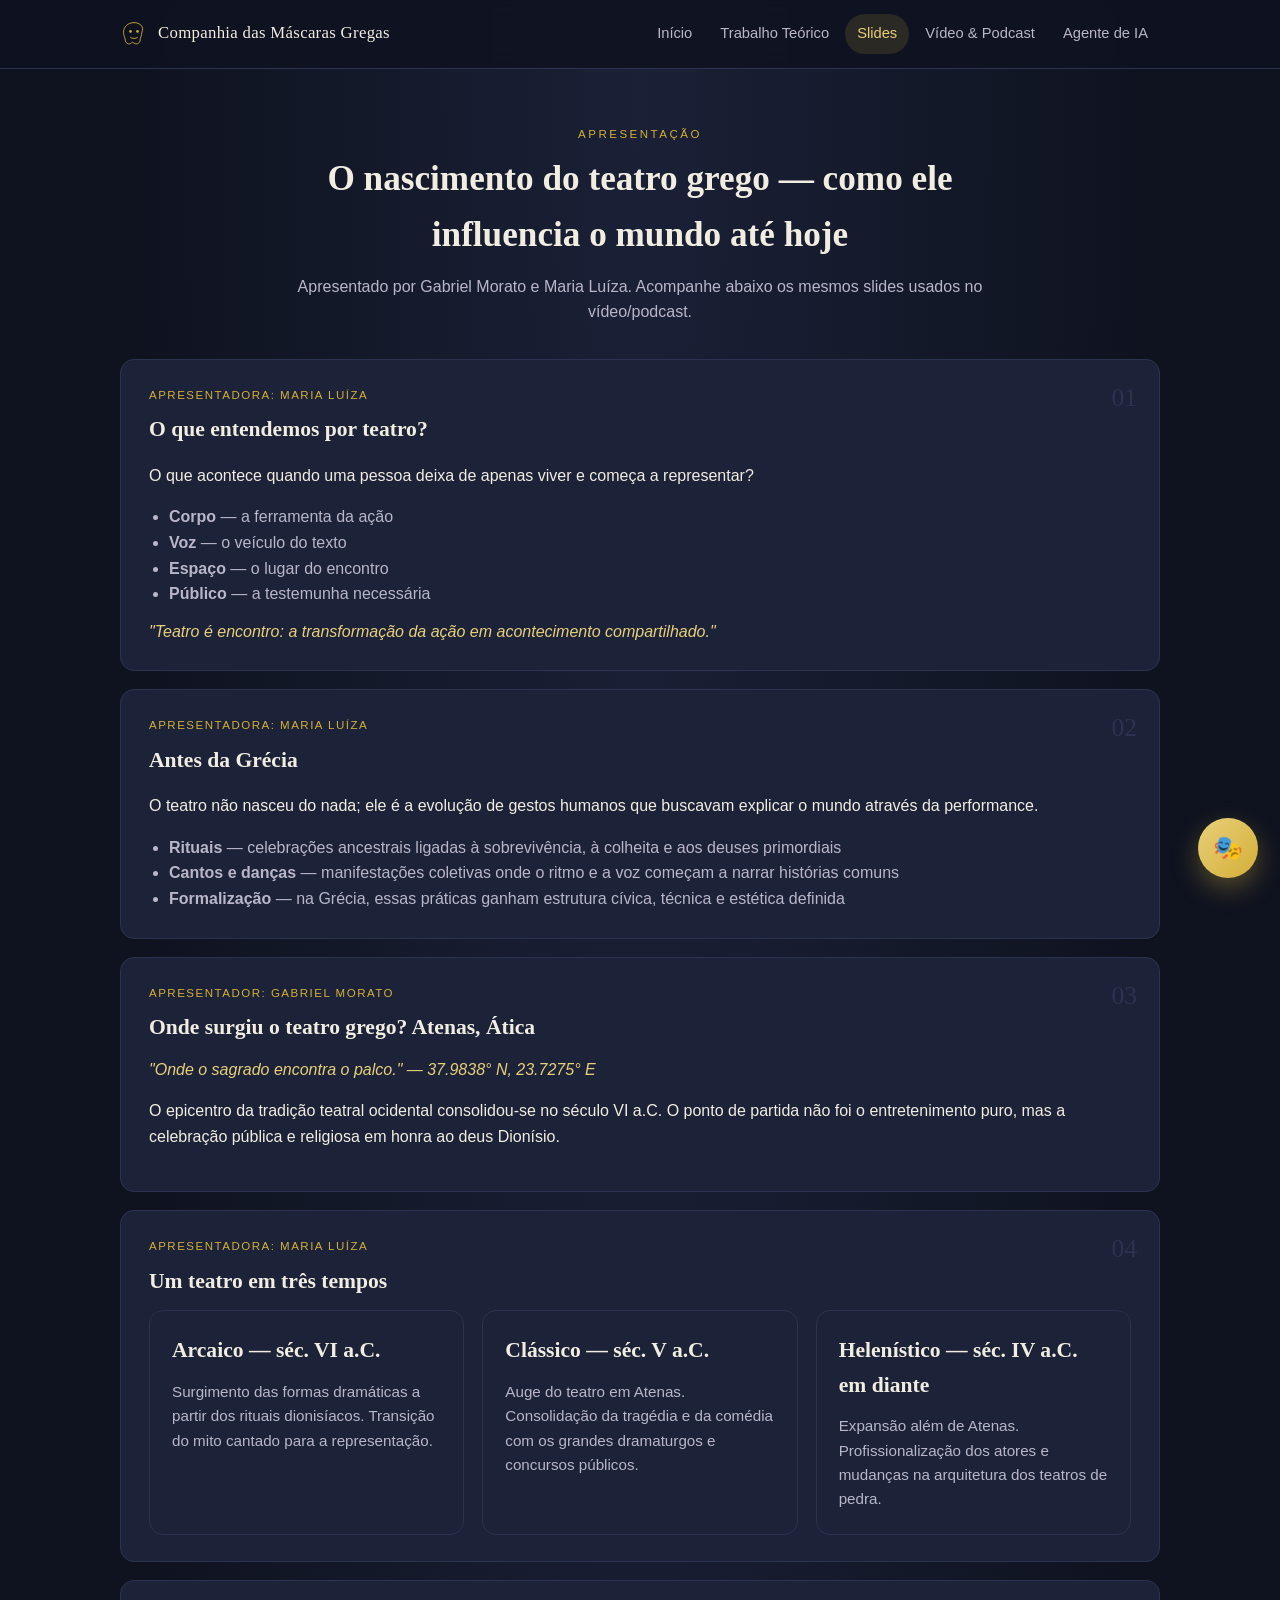
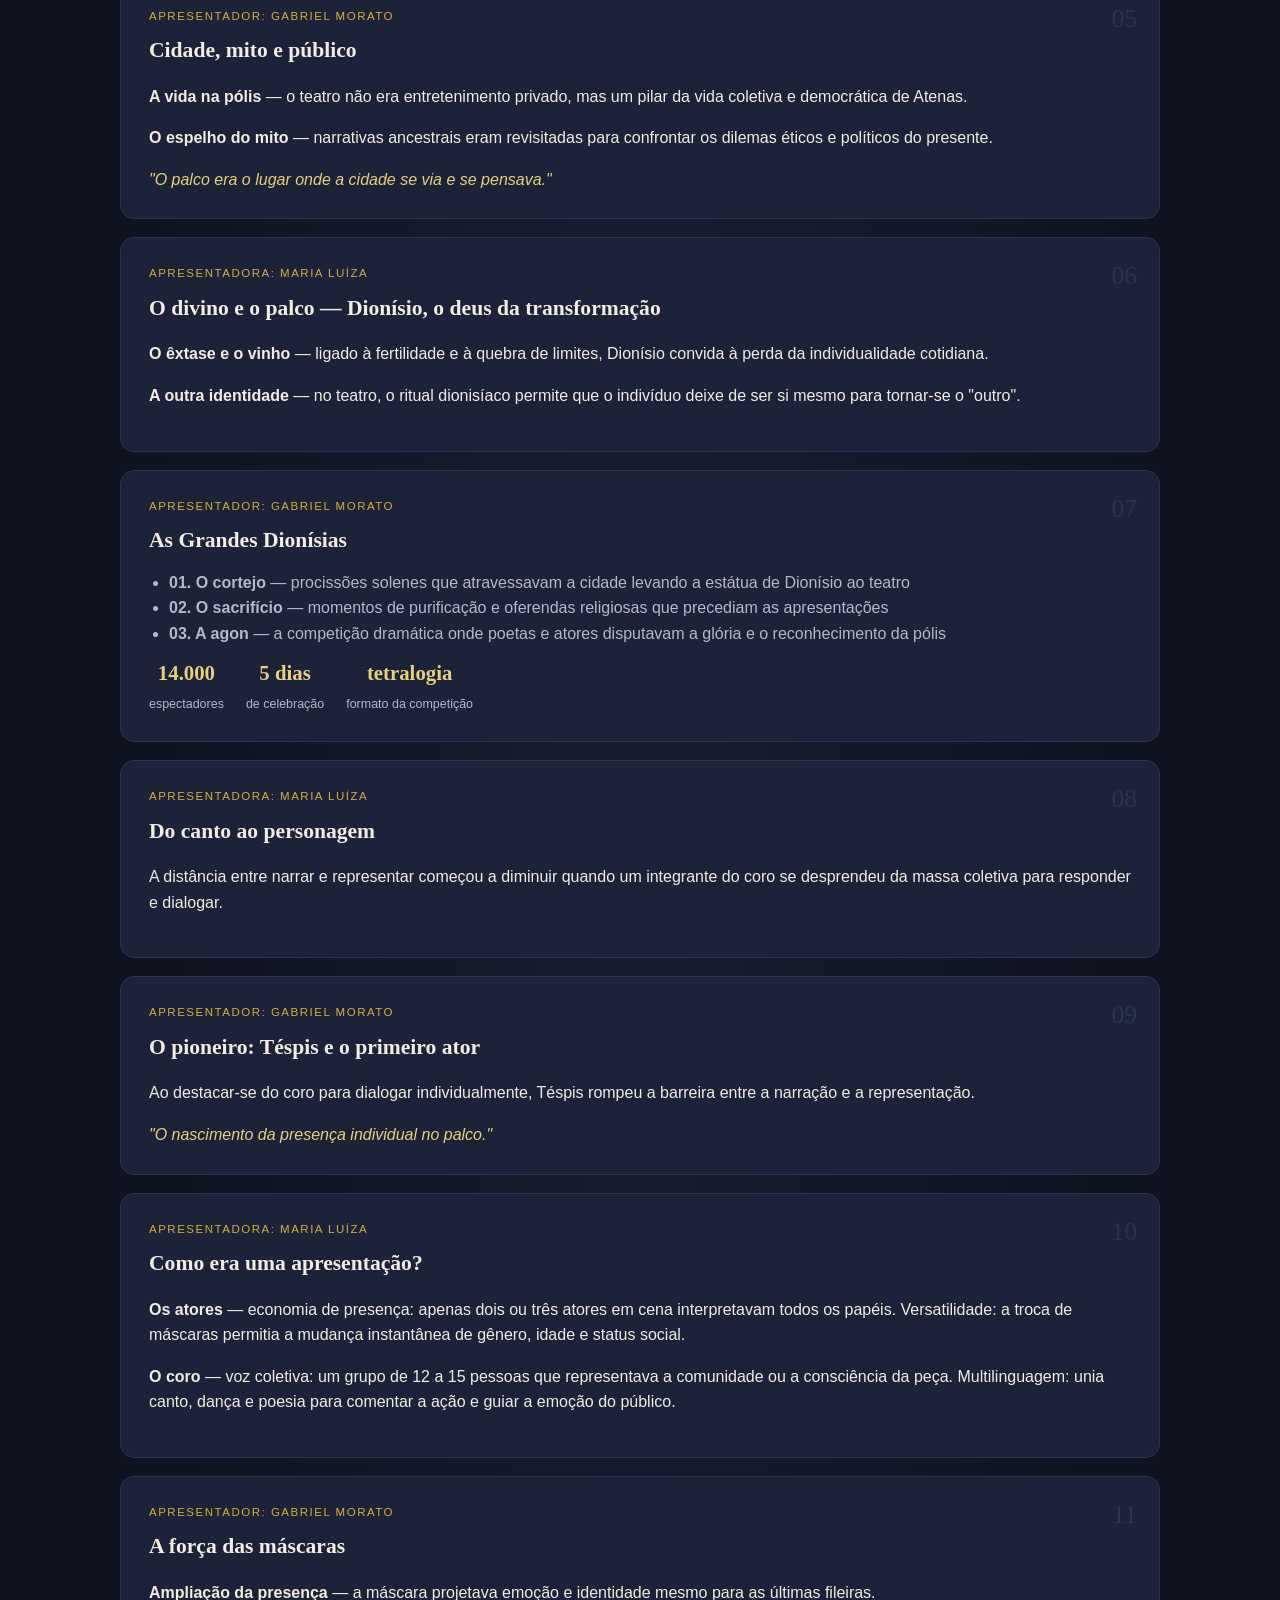
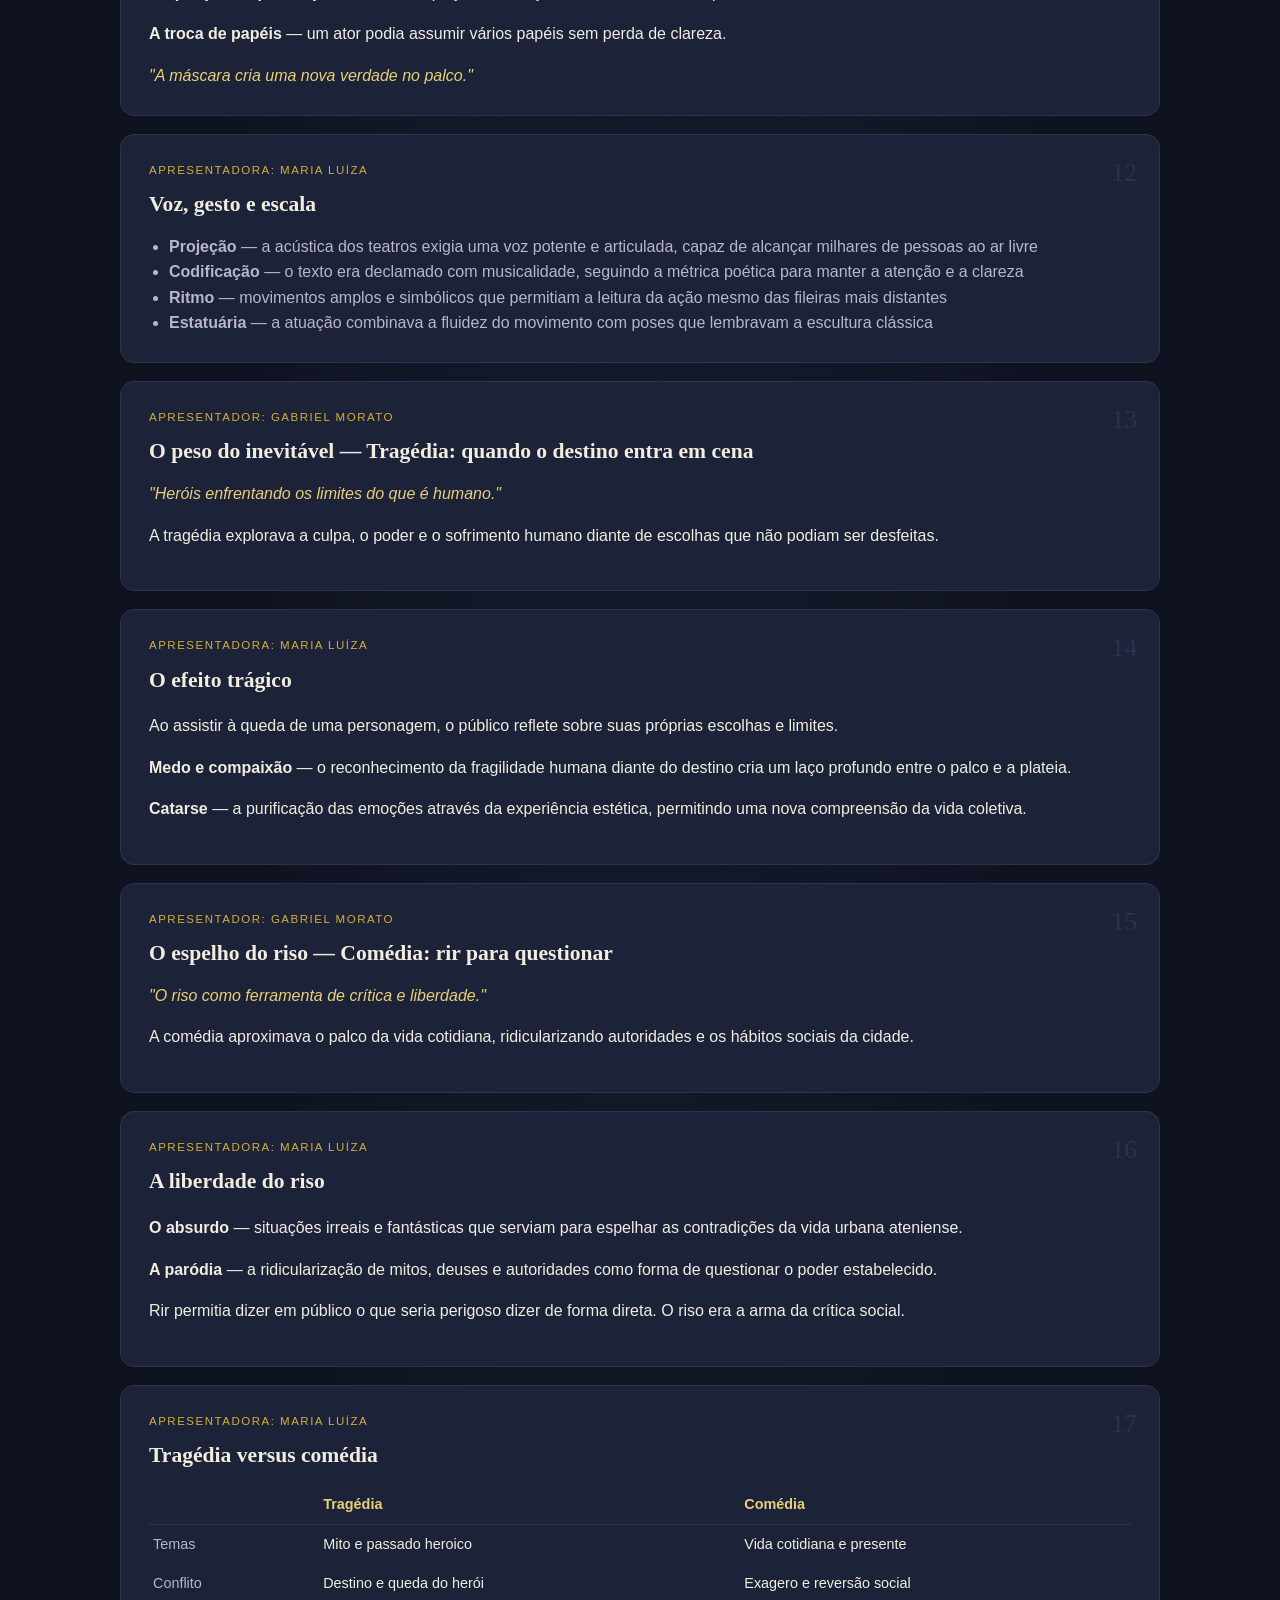
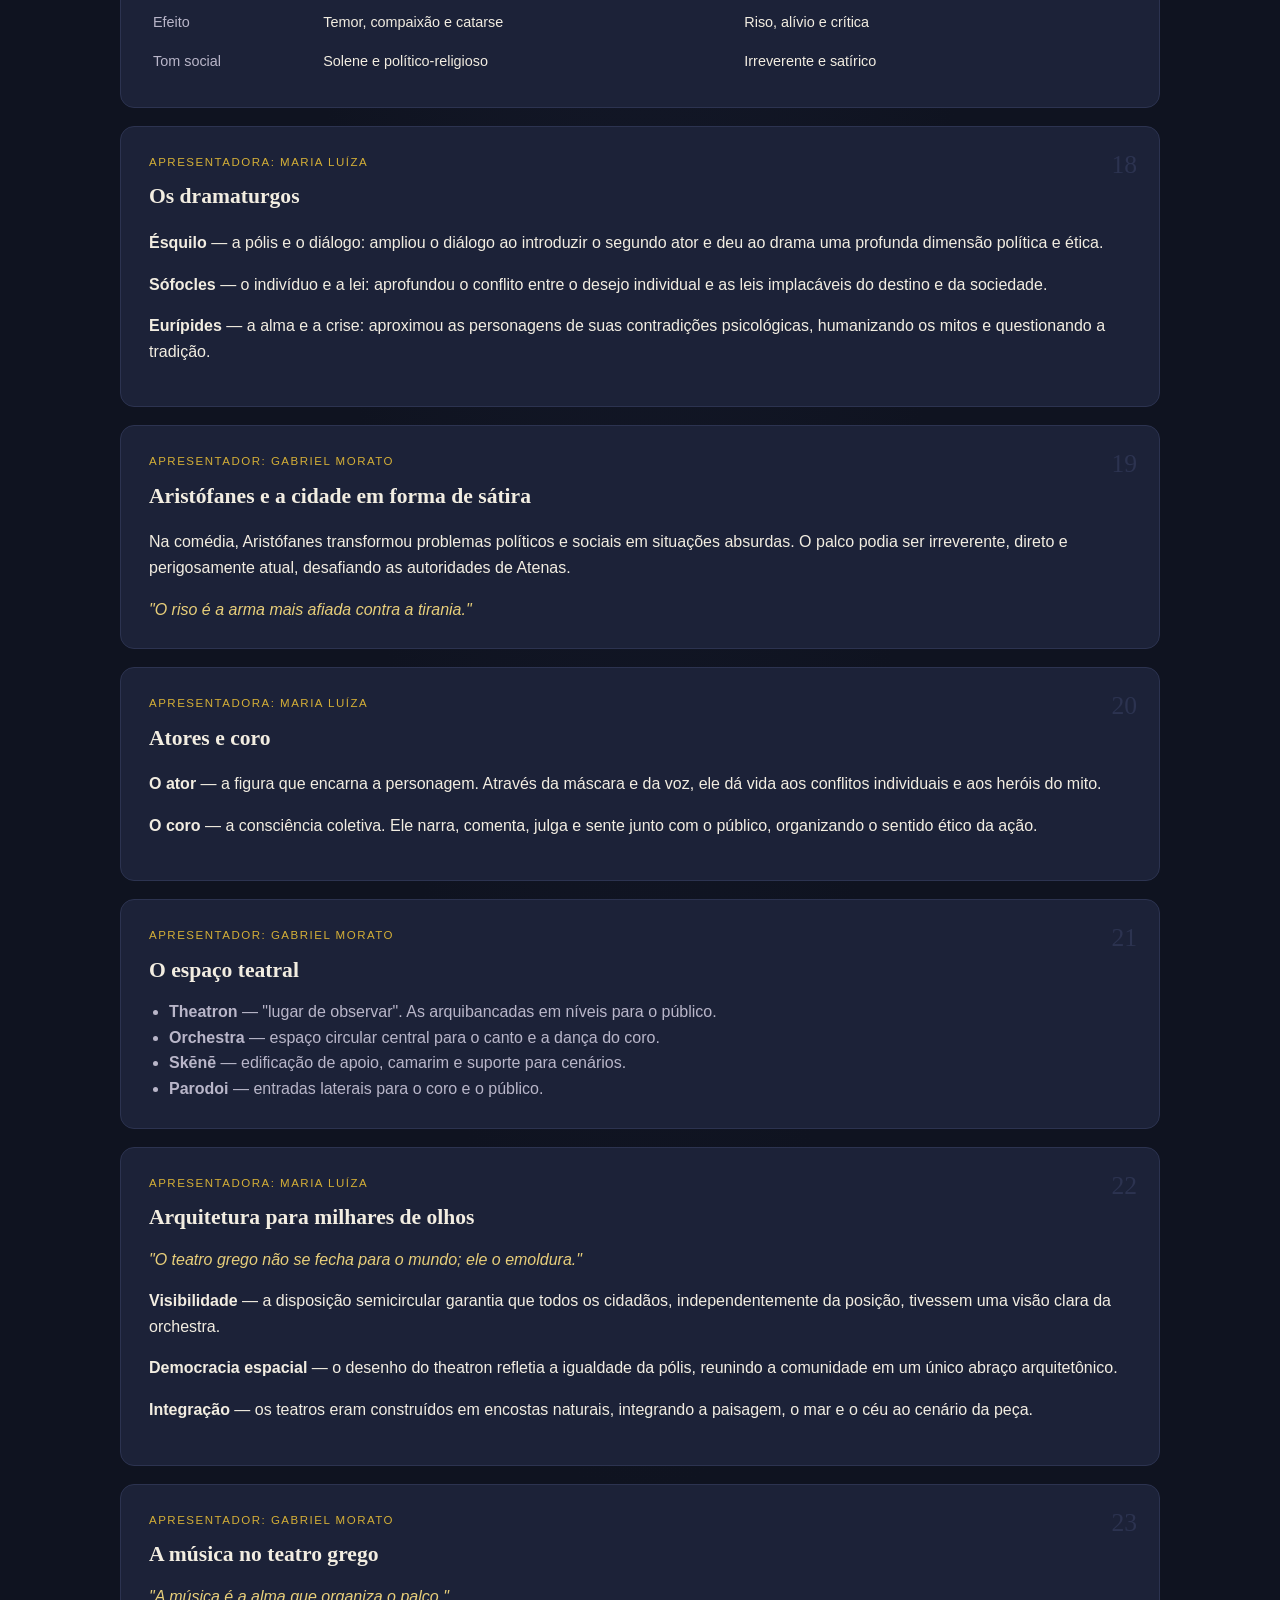
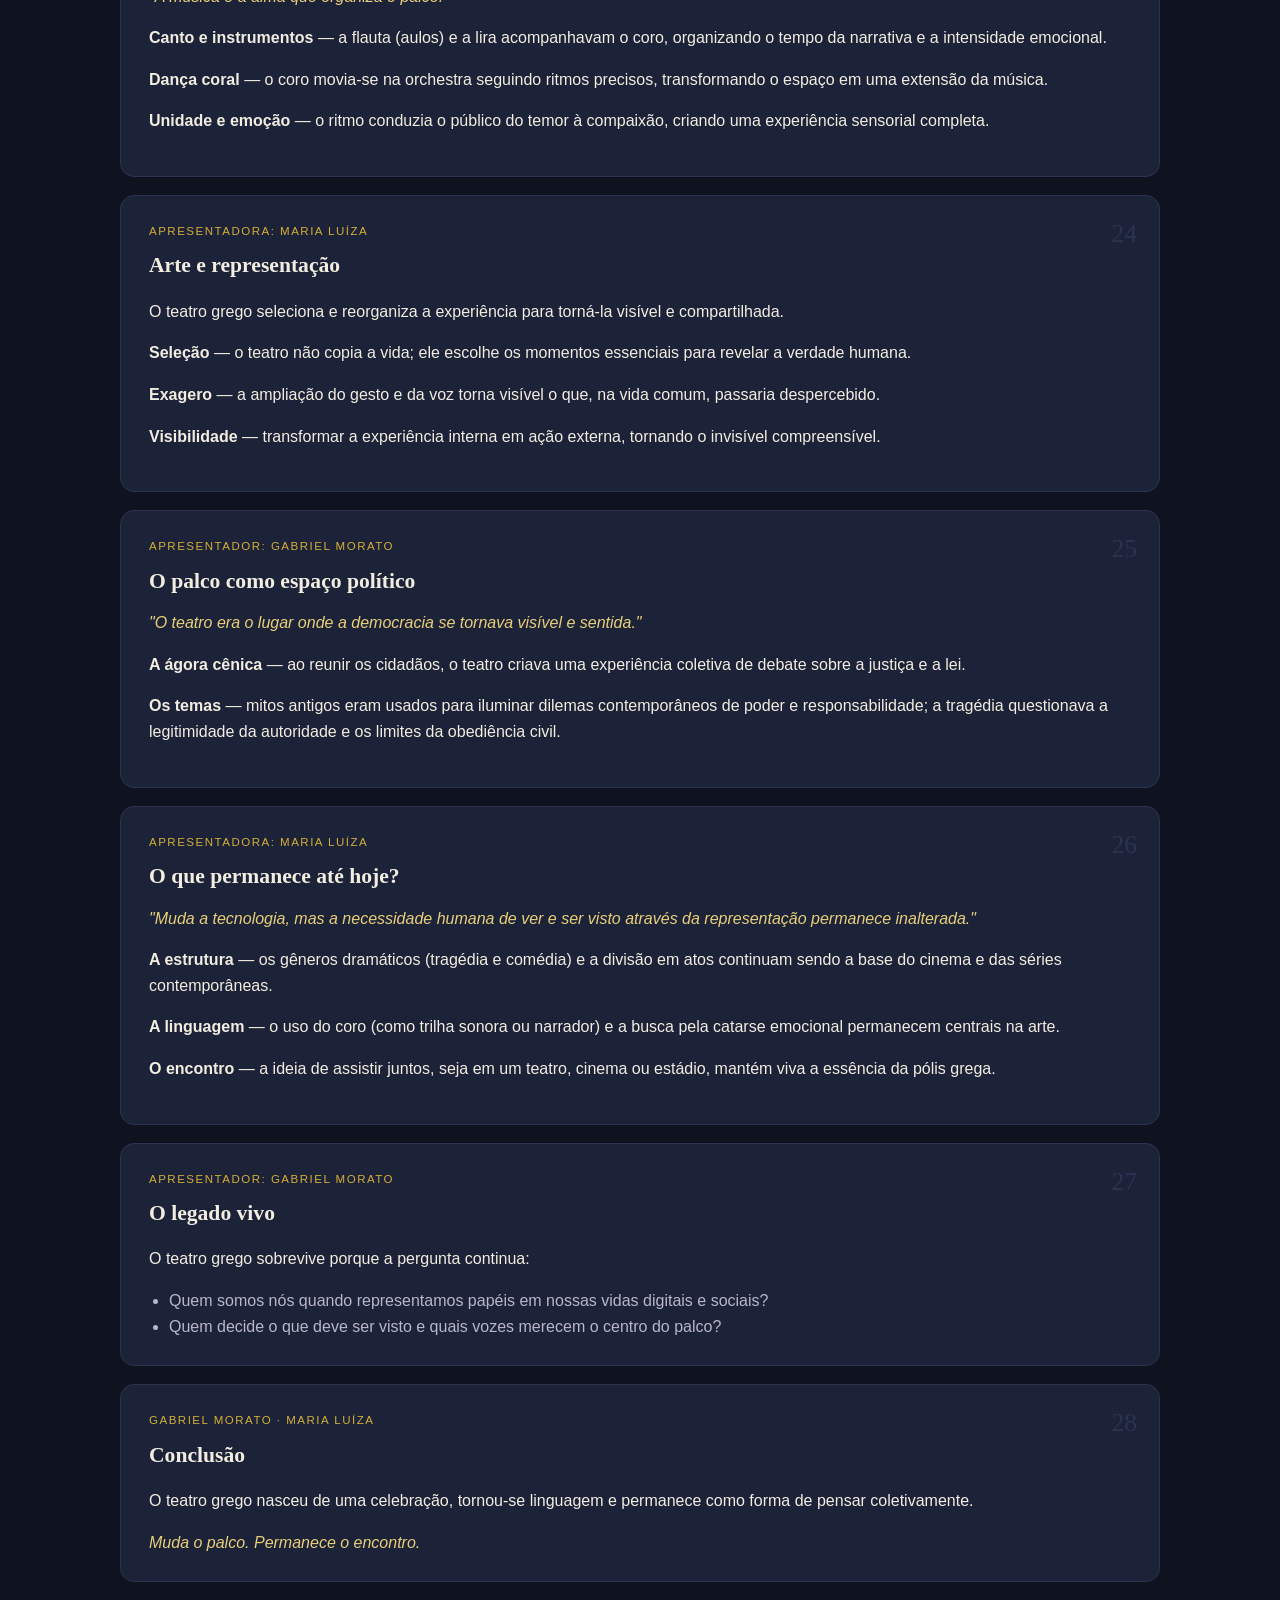
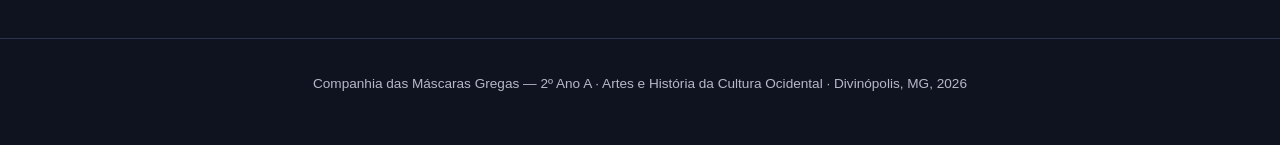
<file: slides.html>
<!DOCTYPE html>
<html lang="pt-BR">
<head>
<meta charset="UTF-8" />
<meta name="viewport" content="width=device-width, initial-scale=1.0" />
<title>Slides — O Nascimento do Teatro Grego</title>
<meta name="description" content="Apresentação em slides sobre o nascimento do teatro grego, com Gabriel Morato e Maria Luíza." />
<link rel="stylesheet" href="assets/css/style.css" />
</head>
<body>

<header class="site">
  <nav class="nav">
    <a class="brand" href="index.html">
      <svg class="mask-icon" viewBox="0 0 64 64" fill="none"><path d="M32 6C18 6 8 16 8 28c0 8 4 12 4 18 0 6 6 10 12 8 2-1 3-3 5-3s3 2 5 3c6 2 12-2 12-8 0-6 4-10 4-18C56 16 46 6 32 6Z" stroke="#d4af37" stroke-width="2"/><circle cx="24" cy="26" r="3" fill="#d4af37"/><circle cx="40" cy="26" r="3" fill="#d4af37"/><path d="M24 40c3 3 13 3 16 0" stroke="#d4af37" stroke-width="2" stroke-linecap="round"/></svg>
      Companhia das Máscaras Gregas
    </a>
    <div class="nav-links">
      <a href="index.html">Início</a>
      <a href="teoria.html">Trabalho Teórico</a>
      <a href="slides.html" class="active">Slides</a>
      <a href="index.html#midia">Vídeo &amp; Podcast</a>
      <a href="index.html#ia">Agente de IA</a>
    </div>
  </nav>
</header>

<section>
  <div class="wrap">
    <div class="section-head">
      <p class="eyebrow">Apresentação</p>
      <h2>O nascimento do teatro grego — como ele influencia o mundo até hoje</h2>
      <p>Apresentado por Gabriel Morato e Maria Luíza. Acompanhe abaixo os mesmos slides usados no vídeo/podcast.</p>
    </div>

    <div class="slides-deck">

      <div class="slide"><span class="num">01</span>
        <div class="presenter">Apresentadora: Maria Luíza</div>
        <h3>O que entendemos por teatro?</h3>
        <p>O que acontece quando uma pessoa deixa de apenas viver e começa a representar?</p>
        <ul>
          <li><strong>Corpo</strong> — a ferramenta da ação</li>
          <li><strong>Voz</strong> — o veículo do texto</li>
          <li><strong>Espaço</strong> — o lugar do encontro</li>
          <li><strong>Público</strong> — a testemunha necessária</li>
        </ul>
        <p class="quote">"Teatro é encontro: a transformação da ação em acontecimento compartilhado."</p>
      </div>

      <div class="slide"><span class="num">02</span>
        <div class="presenter">Apresentadora: Maria Luíza</div>
        <h3>Antes da Grécia</h3>
        <p>O teatro não nasceu do nada; ele é a evolução de gestos humanos que buscavam explicar o mundo através da performance.</p>
        <ul>
          <li><strong>Rituais</strong> — celebrações ancestrais ligadas à sobrevivência, à colheita e aos deuses primordiais</li>
          <li><strong>Cantos e danças</strong> — manifestações coletivas onde o ritmo e a voz começam a narrar histórias comuns</li>
          <li><strong>Formalização</strong> — na Grécia, essas práticas ganham estrutura cívica, técnica e estética definida</li>
        </ul>
      </div>

      <div class="slide"><span class="num">03</span>
        <div class="presenter">Apresentador: Gabriel Morato</div>
        <h3>Onde surgiu o teatro grego? Atenas, Ática</h3>
        <p class="quote">"Onde o sagrado encontra o palco." — 37.9838° N, 23.7275° E</p>
        <p>O epicentro da tradição teatral ocidental consolidou-se no século VI a.C. O ponto de partida não foi o entretenimento puro, mas a celebração pública e religiosa em honra ao deus Dionísio.</p>
      </div>

      <div class="slide"><span class="num">04</span>
        <div class="presenter">Apresentadora: Maria Luíza</div>
        <h3>Um teatro em três tempos</h3>
        <div class="grid">
          <div class="card"><h3>Arcaico — séc. VI a.C.</h3><p>Surgimento das formas dramáticas a partir dos rituais dionisíacos. Transição do mito cantado para a representação.</p></div>
          <div class="card"><h3>Clássico — séc. V a.C.</h3><p>Auge do teatro em Atenas. Consolidação da tragédia e da comédia com os grandes dramaturgos e concursos públicos.</p></div>
          <div class="card"><h3>Helenístico — séc. IV a.C. em diante</h3><p>Expansão além de Atenas. Profissionalização dos atores e mudanças na arquitetura dos teatros de pedra.</p></div>
        </div>
      </div>

      <div class="slide"><span class="num">05</span>
        <div class="presenter">Apresentador: Gabriel Morato</div>
        <h3>Cidade, mito e público</h3>
        <p><strong>A vida na pólis</strong> — o teatro não era entretenimento privado, mas um pilar da vida coletiva e democrática de Atenas.</p>
        <p><strong>O espelho do mito</strong> — narrativas ancestrais eram revisitadas para confrontar os dilemas éticos e políticos do presente.</p>
        <p class="quote">"O palco era o lugar onde a cidade se via e se pensava."</p>
      </div>

      <div class="slide"><span class="num">06</span>
        <div class="presenter">Apresentadora: Maria Luíza</div>
        <h3>O divino e o palco — Dionísio, o deus da transformação</h3>
        <p><strong>O êxtase e o vinho</strong> — ligado à fertilidade e à quebra de limites, Dionísio convida à perda da individualidade cotidiana.</p>
        <p><strong>A outra identidade</strong> — no teatro, o ritual dionisíaco permite que o indivíduo deixe de ser si mesmo para tornar-se o "outro".</p>
      </div>

      <div class="slide"><span class="num">07</span>
        <div class="presenter">Apresentador: Gabriel Morato</div>
        <h3>As Grandes Dionísias</h3>
        <ul>
          <li><strong>01. O cortejo</strong> — procissões solenes que atravessavam a cidade levando a estátua de Dionísio ao teatro</li>
          <li><strong>02. O sacrifício</strong> — momentos de purificação e oferendas religiosas que precediam as apresentações</li>
          <li><strong>03. A agon</strong> — a competição dramática onde poetas e atores disputavam a glória e o reconhecimento da pólis</li>
        </ul>
        <div class="stats">
          <div><strong>14.000</strong><span>espectadores</span></div>
          <div><strong>5 dias</strong><span>de celebração</span></div>
          <div><strong>tetralogia</strong><span>formato da competição</span></div>
        </div>
      </div>

      <div class="slide"><span class="num">08</span>
        <div class="presenter">Apresentadora: Maria Luíza</div>
        <h3>Do canto ao personagem</h3>
        <p>A distância entre narrar e representar começou a diminuir quando um integrante do coro se desprendeu da massa coletiva para responder e dialogar.</p>
      </div>

      <div class="slide"><span class="num">09</span>
        <div class="presenter">Apresentador: Gabriel Morato</div>
        <h3>O pioneiro: Téspis e o primeiro ator</h3>
        <p>Ao destacar-se do coro para dialogar individualmente, Téspis rompeu a barreira entre a narração e a representação.</p>
        <p class="quote">"O nascimento da presença individual no palco."</p>
      </div>

      <div class="slide"><span class="num">10</span>
        <div class="presenter">Apresentadora: Maria Luíza</div>
        <h3>Como era uma apresentação?</h3>
        <p><strong>Os atores</strong> — economia de presença: apenas dois ou três atores em cena interpretavam todos os papéis. Versatilidade: a troca de máscaras permitia a mudança instantânea de gênero, idade e status social.</p>
        <p><strong>O coro</strong> — voz coletiva: um grupo de 12 a 15 pessoas que representava a comunidade ou a consciência da peça. Multilinguagem: unia canto, dança e poesia para comentar a ação e guiar a emoção do público.</p>
      </div>

      <div class="slide"><span class="num">11</span>
        <div class="presenter">Apresentador: Gabriel Morato</div>
        <h3>A força das máscaras</h3>
        <p><strong>Ampliação da presença</strong> — a máscara projetava emoção e identidade mesmo para as últimas fileiras.</p>
        <p><strong>A troca de papéis</strong> — um ator podia assumir vários papéis sem perda de clareza.</p>
        <p class="quote">"A máscara cria uma nova verdade no palco."</p>
      </div>

      <div class="slide"><span class="num">12</span>
        <div class="presenter">Apresentadora: Maria Luíza</div>
        <h3>Voz, gesto e escala</h3>
        <ul>
          <li><strong>Projeção</strong> — a acústica dos teatros exigia uma voz potente e articulada, capaz de alcançar milhares de pessoas ao ar livre</li>
          <li><strong>Codificação</strong> — o texto era declamado com musicalidade, seguindo a métrica poética para manter a atenção e a clareza</li>
          <li><strong>Ritmo</strong> — movimentos amplos e simbólicos que permitiam a leitura da ação mesmo das fileiras mais distantes</li>
          <li><strong>Estatuária</strong> — a atuação combinava a fluidez do movimento com poses que lembravam a escultura clássica</li>
        </ul>
      </div>

      <div class="slide"><span class="num">13</span>
        <div class="presenter">Apresentador: Gabriel Morato</div>
        <h3>O peso do inevitável — Tragédia: quando o destino entra em cena</h3>
        <p class="quote">"Heróis enfrentando os limites do que é humano."</p>
        <p>A tragédia explorava a culpa, o poder e o sofrimento humano diante de escolhas que não podiam ser desfeitas.</p>
      </div>

      <div class="slide"><span class="num">14</span>
        <div class="presenter">Apresentadora: Maria Luíza</div>
        <h3>O efeito trágico</h3>
        <p>Ao assistir à queda de uma personagem, o público reflete sobre suas próprias escolhas e limites.</p>
        <p><strong>Medo e compaixão</strong> — o reconhecimento da fragilidade humana diante do destino cria um laço profundo entre o palco e a plateia.</p>
        <p><strong>Catarse</strong> — a purificação das emoções através da experiência estética, permitindo uma nova compreensão da vida coletiva.</p>
      </div>

      <div class="slide"><span class="num">15</span>
        <div class="presenter">Apresentador: Gabriel Morato</div>
        <h3>O espelho do riso — Comédia: rir para questionar</h3>
        <p class="quote">"O riso como ferramenta de crítica e liberdade."</p>
        <p>A comédia aproximava o palco da vida cotidiana, ridicularizando autoridades e os hábitos sociais da cidade.</p>
      </div>

      <div class="slide"><span class="num">16</span>
        <div class="presenter">Apresentadora: Maria Luíza</div>
        <h3>A liberdade do riso</h3>
        <p><strong>O absurdo</strong> — situações irreais e fantásticas que serviam para espelhar as contradições da vida urbana ateniense.</p>
        <p><strong>A paródia</strong> — a ridicularização de mitos, deuses e autoridades como forma de questionar o poder estabelecido.</p>
        <p>Rir permitia dizer em público o que seria perigoso dizer de forma direta. O riso era a arma da crítica social.</p>
      </div>

      <div class="slide"><span class="num">17</span>
        <div class="presenter">Apresentadora: Maria Luíza</div>
        <h3>Tragédia versus comédia</h3>
        <table style="width:100%;border-collapse:collapse;font-size:.9rem;">
          <tr><th style="text-align:left;border-bottom:1px solid var(--line);padding:8px 4px;color:var(--gold-soft);"></th><th style="text-align:left;border-bottom:1px solid var(--line);padding:8px 4px;color:var(--gold-soft);">Tragédia</th><th style="text-align:left;border-bottom:1px solid var(--line);padding:8px 4px;color:var(--gold-soft);">Comédia</th></tr>
          <tr><td style="padding:8px 4px;color:var(--ink-dim);">Temas</td><td style="padding:8px 4px;">Mito e passado heroico</td><td style="padding:8px 4px;">Vida cotidiana e presente</td></tr>
          <tr><td style="padding:8px 4px;color:var(--ink-dim);">Conflito</td><td style="padding:8px 4px;">Destino e queda do herói</td><td style="padding:8px 4px;">Exagero e reversão social</td></tr>
          <tr><td style="padding:8px 4px;color:var(--ink-dim);">Efeito</td><td style="padding:8px 4px;">Temor, compaixão e catarse</td><td style="padding:8px 4px;">Riso, alívio e crítica</td></tr>
          <tr><td style="padding:8px 4px;color:var(--ink-dim);">Tom social</td><td style="padding:8px 4px;">Solene e político-religioso</td><td style="padding:8px 4px;">Irreverente e satírico</td></tr>
        </table>
      </div>

      <div class="slide"><span class="num">18</span>
        <div class="presenter">Apresentadora: Maria Luíza</div>
        <h3>Os dramaturgos</h3>
        <p><strong>Ésquilo</strong> — a pólis e o diálogo: ampliou o diálogo ao introduzir o segundo ator e deu ao drama uma profunda dimensão política e ética.</p>
        <p><strong>Sófocles</strong> — o indivíduo e a lei: aprofundou o conflito entre o desejo individual e as leis implacáveis do destino e da sociedade.</p>
        <p><strong>Eurípides</strong> — a alma e a crise: aproximou as personagens de suas contradições psicológicas, humanizando os mitos e questionando a tradição.</p>
      </div>

      <div class="slide"><span class="num">19</span>
        <div class="presenter">Apresentador: Gabriel Morato</div>
        <h3>Aristófanes e a cidade em forma de sátira</h3>
        <p>Na comédia, Aristófanes transformou problemas políticos e sociais em situações absurdas. O palco podia ser irreverente, direto e perigosamente atual, desafiando as autoridades de Atenas.</p>
        <p class="quote">"O riso é a arma mais afiada contra a tirania."</p>
      </div>

      <div class="slide"><span class="num">20</span>
        <div class="presenter">Apresentadora: Maria Luíza</div>
        <h3>Atores e coro</h3>
        <p><strong>O ator</strong> — a figura que encarna a personagem. Através da máscara e da voz, ele dá vida aos conflitos individuais e aos heróis do mito.</p>
        <p><strong>O coro</strong> — a consciência coletiva. Ele narra, comenta, julga e sente junto com o público, organizando o sentido ético da ação.</p>
      </div>

      <div class="slide"><span class="num">21</span>
        <div class="presenter">Apresentador: Gabriel Morato</div>
        <h3>O espaço teatral</h3>
        <ul>
          <li><strong>Theatron</strong> — "lugar de observar". As arquibancadas em níveis para o público.</li>
          <li><strong>Orchestra</strong> — espaço circular central para o canto e a dança do coro.</li>
          <li><strong>Skēnē</strong> — edificação de apoio, camarim e suporte para cenários.</li>
          <li><strong>Parodoi</strong> — entradas laterais para o coro e o público.</li>
        </ul>
      </div>

      <div class="slide"><span class="num">22</span>
        <div class="presenter">Apresentadora: Maria Luíza</div>
        <h3>Arquitetura para milhares de olhos</h3>
        <p class="quote">"O teatro grego não se fecha para o mundo; ele o emoldura."</p>
        <p><strong>Visibilidade</strong> — a disposição semicircular garantia que todos os cidadãos, independentemente da posição, tivessem uma visão clara da orchestra.</p>
        <p><strong>Democracia espacial</strong> — o desenho do theatron refletia a igualdade da pólis, reunindo a comunidade em um único abraço arquitetônico.</p>
        <p><strong>Integração</strong> — os teatros eram construídos em encostas naturais, integrando a paisagem, o mar e o céu ao cenário da peça.</p>
      </div>

      <div class="slide"><span class="num">23</span>
        <div class="presenter">Apresentador: Gabriel Morato</div>
        <h3>A música no teatro grego</h3>
        <p class="quote">"A música é a alma que organiza o palco."</p>
        <p><strong>Canto e instrumentos</strong> — a flauta (aulos) e a lira acompanhavam o coro, organizando o tempo da narrativa e a intensidade emocional.</p>
        <p><strong>Dança coral</strong> — o coro movia-se na orchestra seguindo ritmos precisos, transformando o espaço em uma extensão da música.</p>
        <p><strong>Unidade e emoção</strong> — o ritmo conduzia o público do temor à compaixão, criando uma experiência sensorial completa.</p>
      </div>

      <div class="slide"><span class="num">24</span>
        <div class="presenter">Apresentadora: Maria Luíza</div>
        <h3>Arte e representação</h3>
        <p>O teatro grego seleciona e reorganiza a experiência para torná-la visível e compartilhada.</p>
        <p><strong>Seleção</strong> — o teatro não copia a vida; ele escolhe os momentos essenciais para revelar a verdade humana.</p>
        <p><strong>Exagero</strong> — a ampliação do gesto e da voz torna visível o que, na vida comum, passaria despercebido.</p>
        <p><strong>Visibilidade</strong> — transformar a experiência interna em ação externa, tornando o invisível compreensível.</p>
      </div>

      <div class="slide"><span class="num">25</span>
        <div class="presenter">Apresentador: Gabriel Morato</div>
        <h3>O palco como espaço político</h3>
        <p class="quote">"O teatro era o lugar onde a democracia se tornava visível e sentida."</p>
        <p><strong>A ágora cênica</strong> — ao reunir os cidadãos, o teatro criava uma experiência coletiva de debate sobre a justiça e a lei.</p>
        <p><strong>Os temas</strong> — mitos antigos eram usados para iluminar dilemas contemporâneos de poder e responsabilidade; a tragédia questionava a legitimidade da autoridade e os limites da obediência civil.</p>
      </div>

      <div class="slide"><span class="num">26</span>
        <div class="presenter">Apresentadora: Maria Luíza</div>
        <h3>O que permanece até hoje?</h3>
        <p class="quote">"Muda a tecnologia, mas a necessidade humana de ver e ser visto através da representação permanece inalterada."</p>
        <p><strong>A estrutura</strong> — os gêneros dramáticos (tragédia e comédia) e a divisão em atos continuam sendo a base do cinema e das séries contemporâneas.</p>
        <p><strong>A linguagem</strong> — o uso do coro (como trilha sonora ou narrador) e a busca pela catarse emocional permanecem centrais na arte.</p>
        <p><strong>O encontro</strong> — a ideia de assistir juntos, seja em um teatro, cinema ou estádio, mantém viva a essência da pólis grega.</p>
      </div>

      <div class="slide"><span class="num">27</span>
        <div class="presenter">Apresentador: Gabriel Morato</div>
        <h3>O legado vivo</h3>
        <p>O teatro grego sobrevive porque a pergunta continua:</p>
        <ul>
          <li>Quem somos nós quando representamos papéis em nossas vidas digitais e sociais?</li>
          <li>Quem decide o que deve ser visto e quais vozes merecem o centro do palco?</li>
        </ul>
      </div>

      <div class="slide"><span class="num">28</span>
        <div class="presenter">Gabriel Morato · Maria Luíza</div>
        <h3>Conclusão</h3>
        <p>O teatro grego nasceu de uma celebração, tornou-se linguagem e permanece como forma de pensar coletivamente.</p>
        <p class="quote">Muda o palco. Permanece o encontro.</p>
      </div>

    </div>
  </div>
</section>

<footer class="site">
  <div class="wrap">
    Companhia das Máscaras Gregas — 2º Ano A · Artes e História da Cultura Ocidental · Divinópolis, MG, 2026
  </div>
</footer>

<script src="assets/js/ai-agent.js"></script>
</body>
</html>
</file>
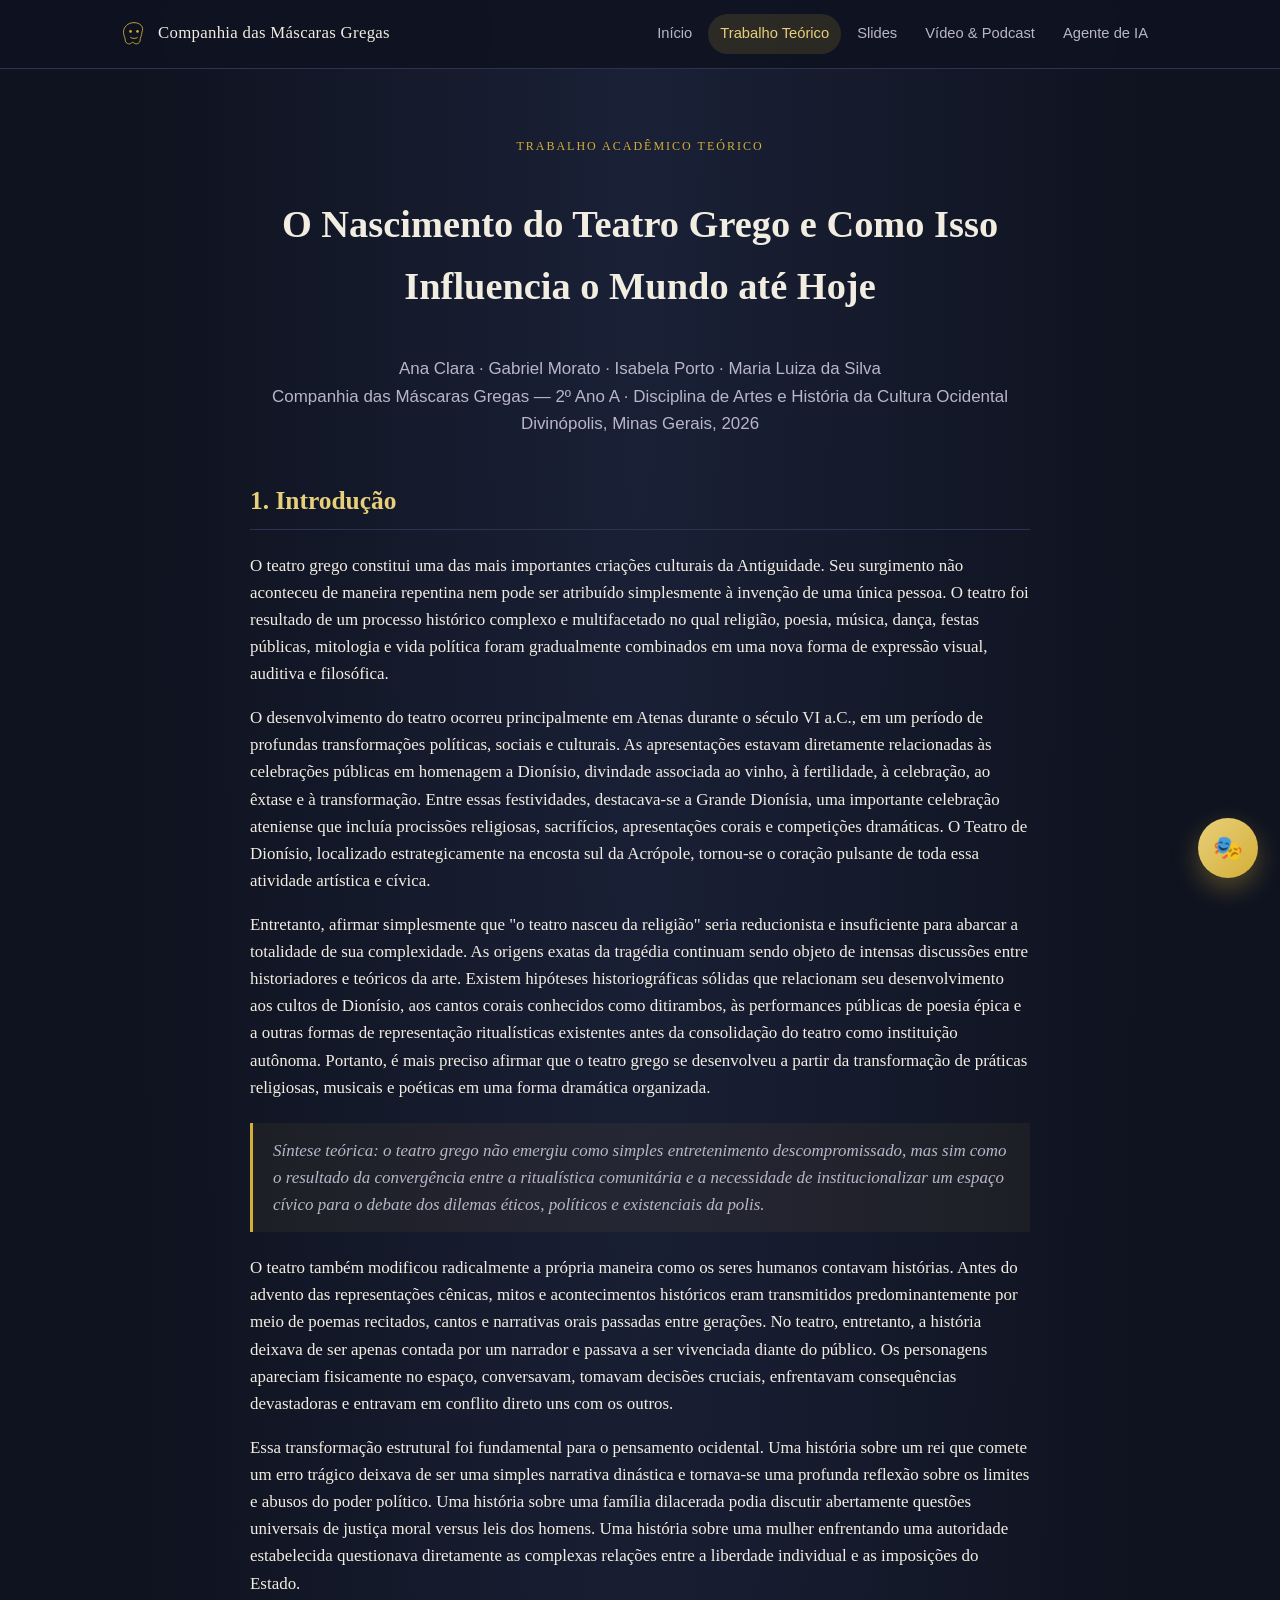
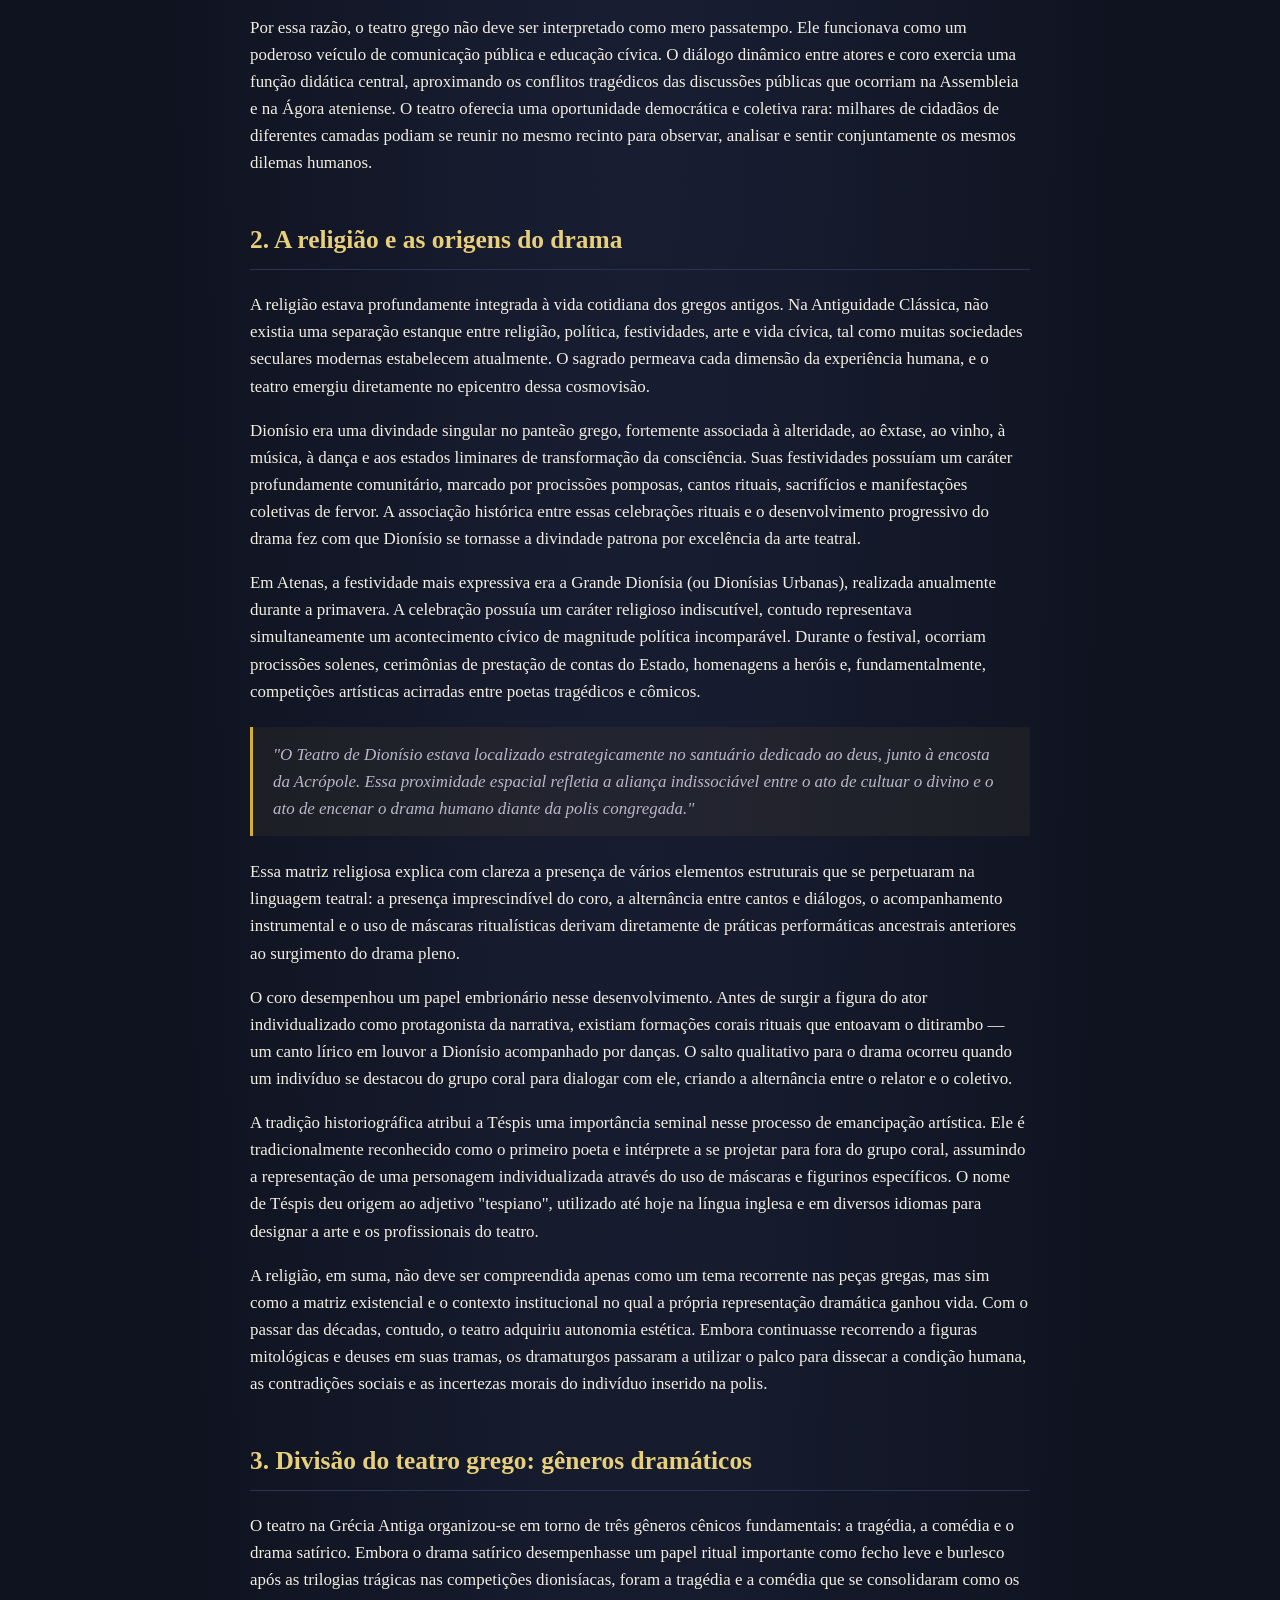
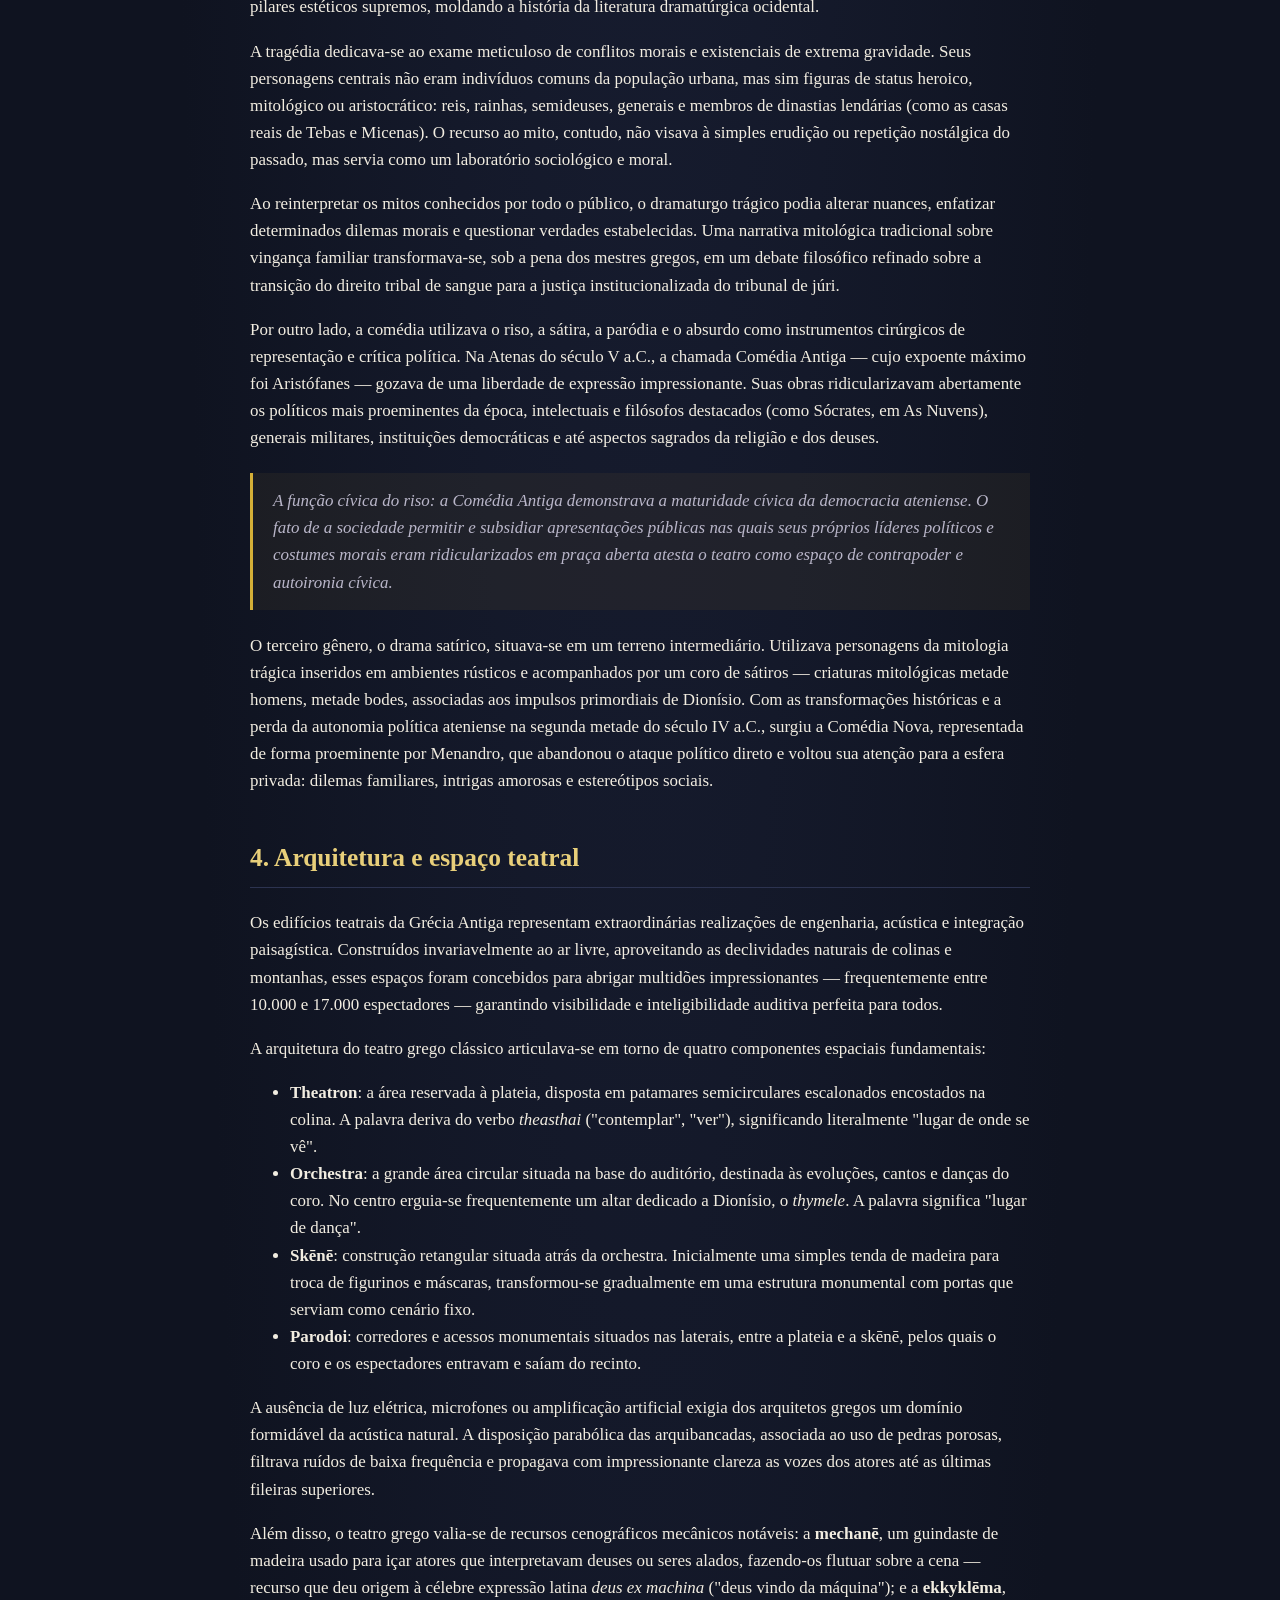
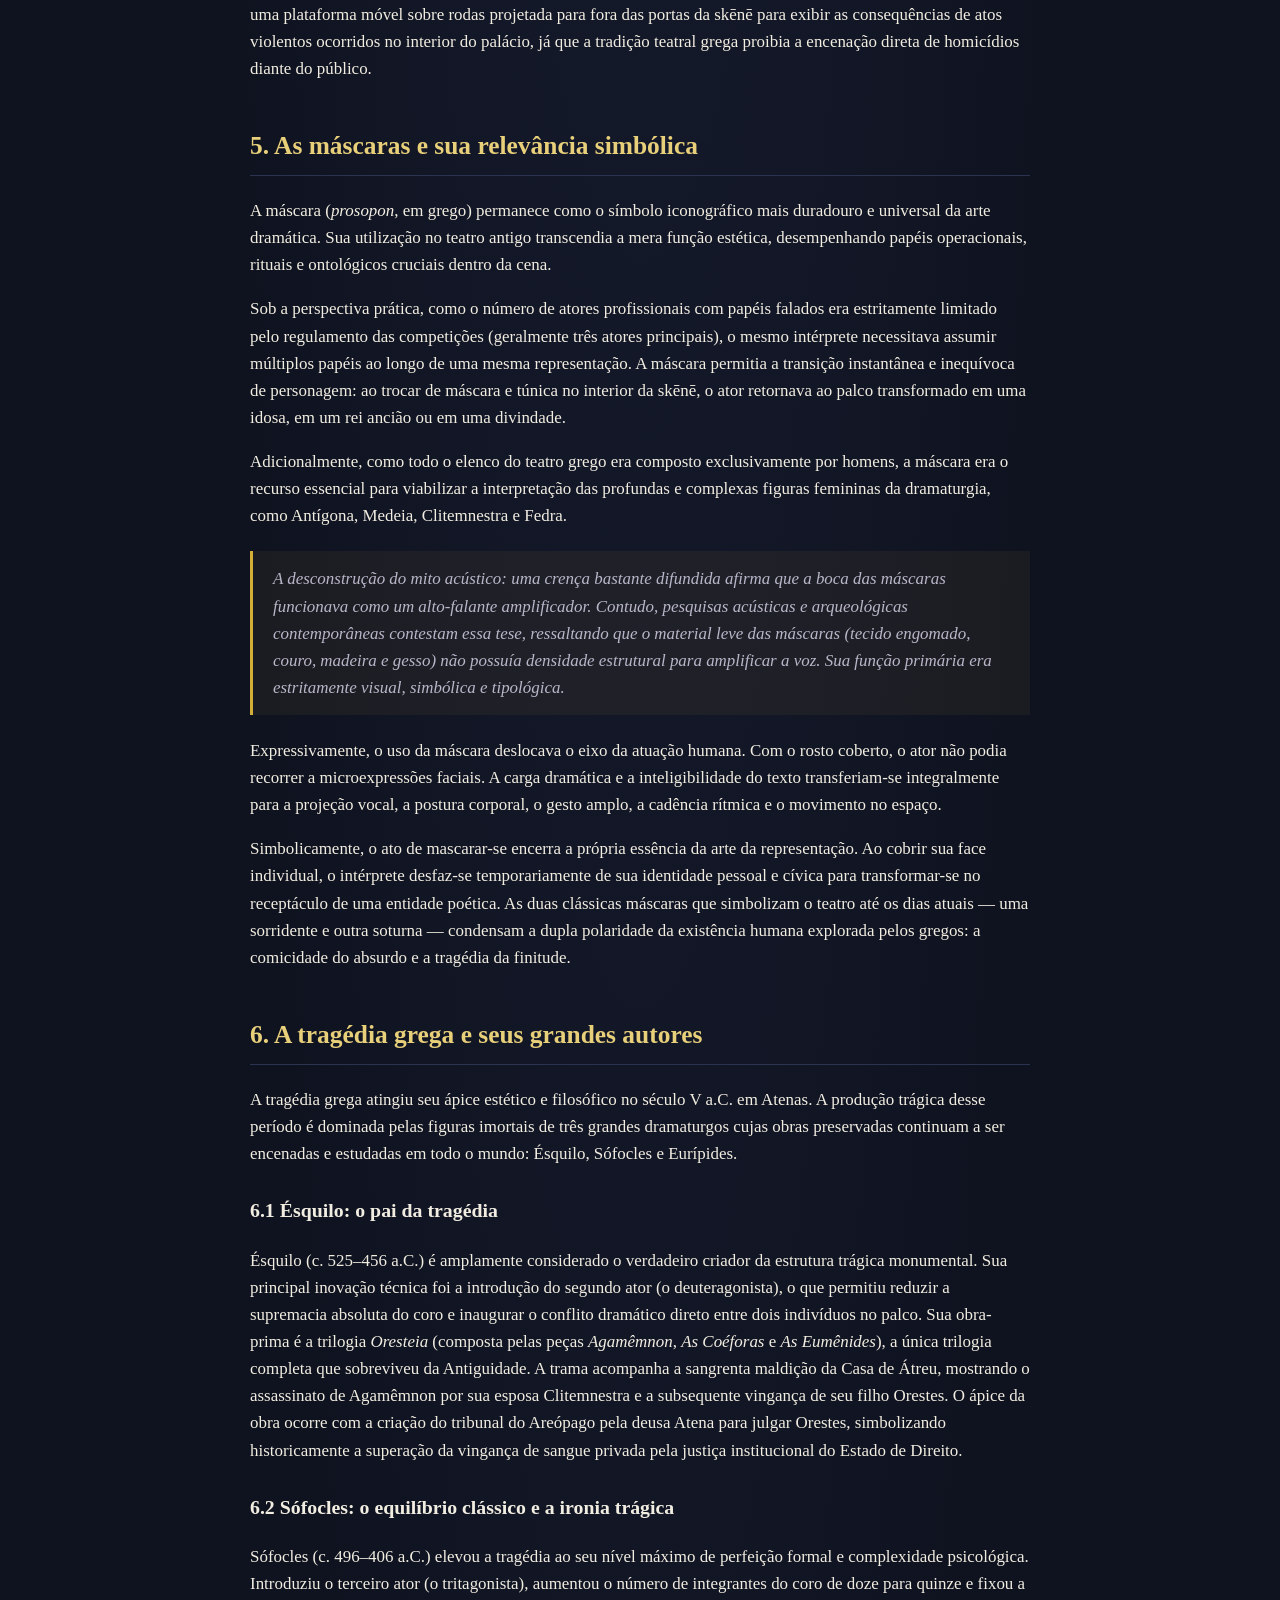
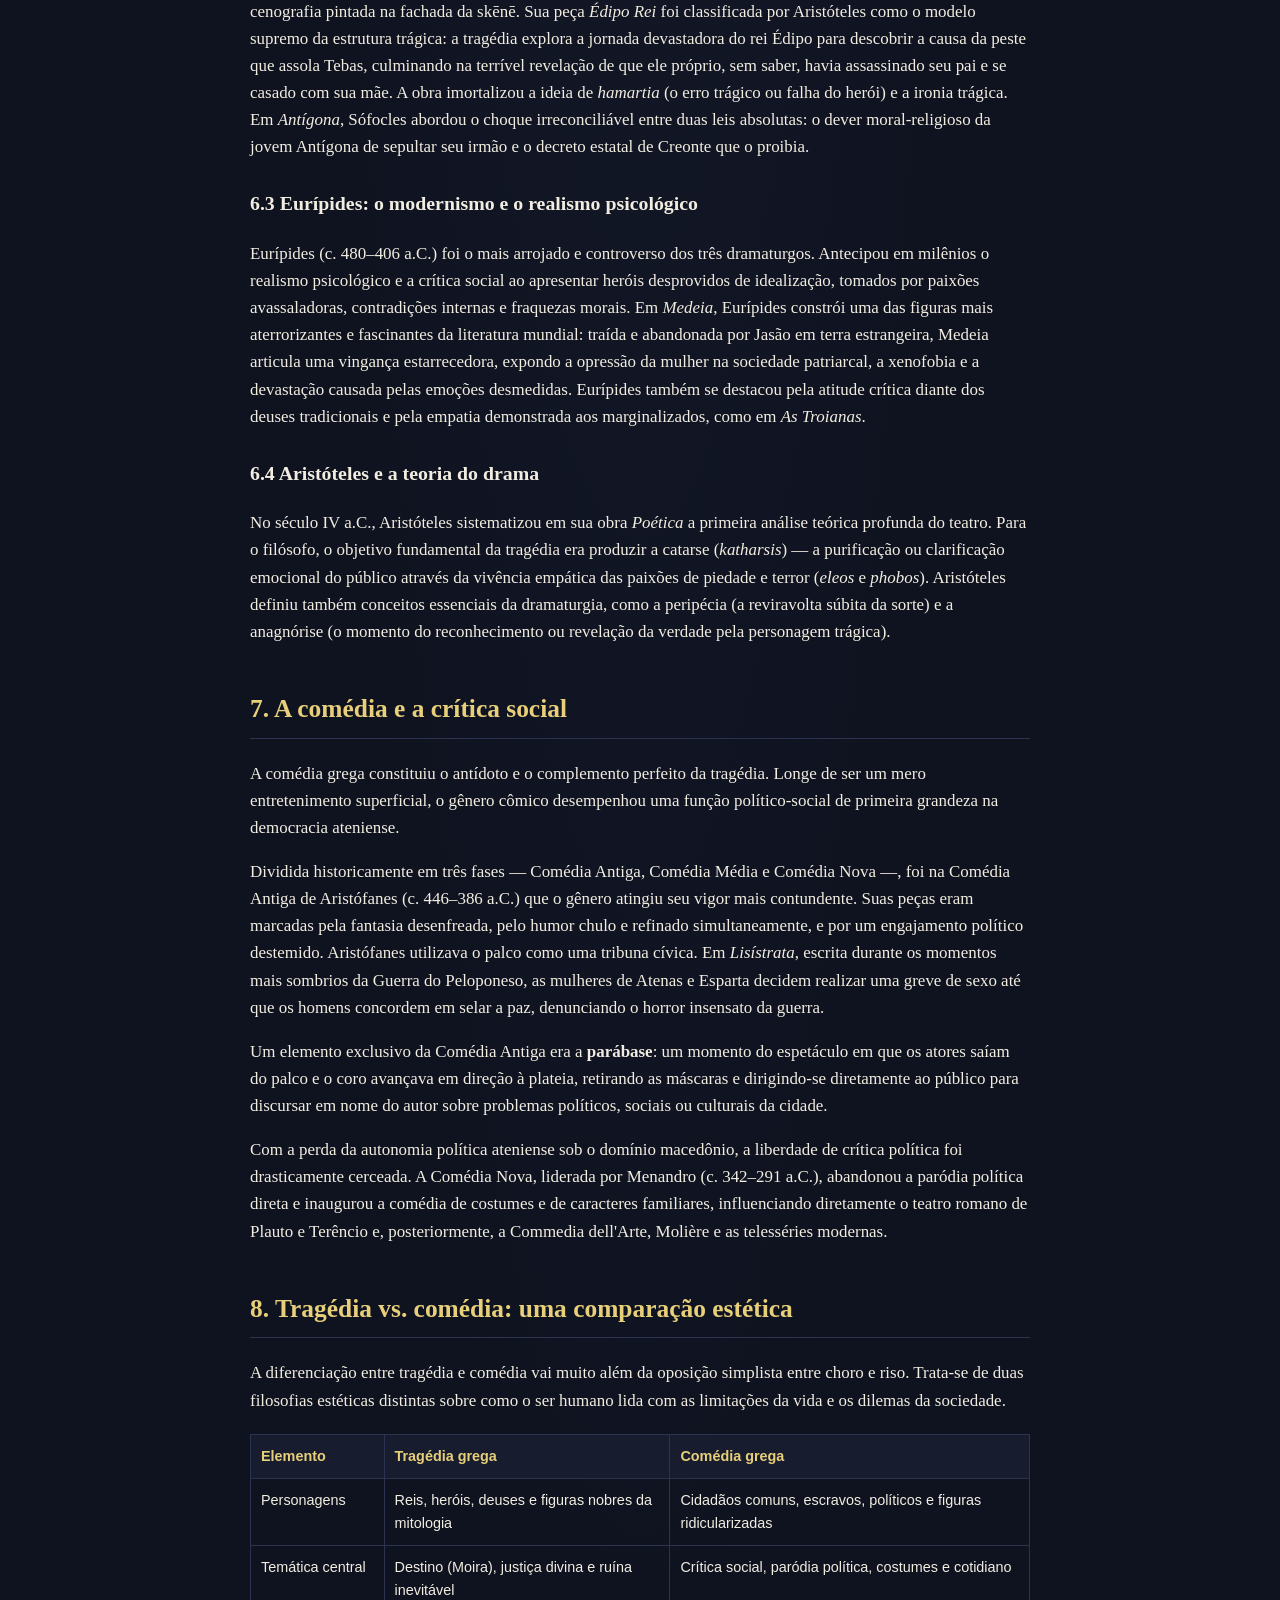
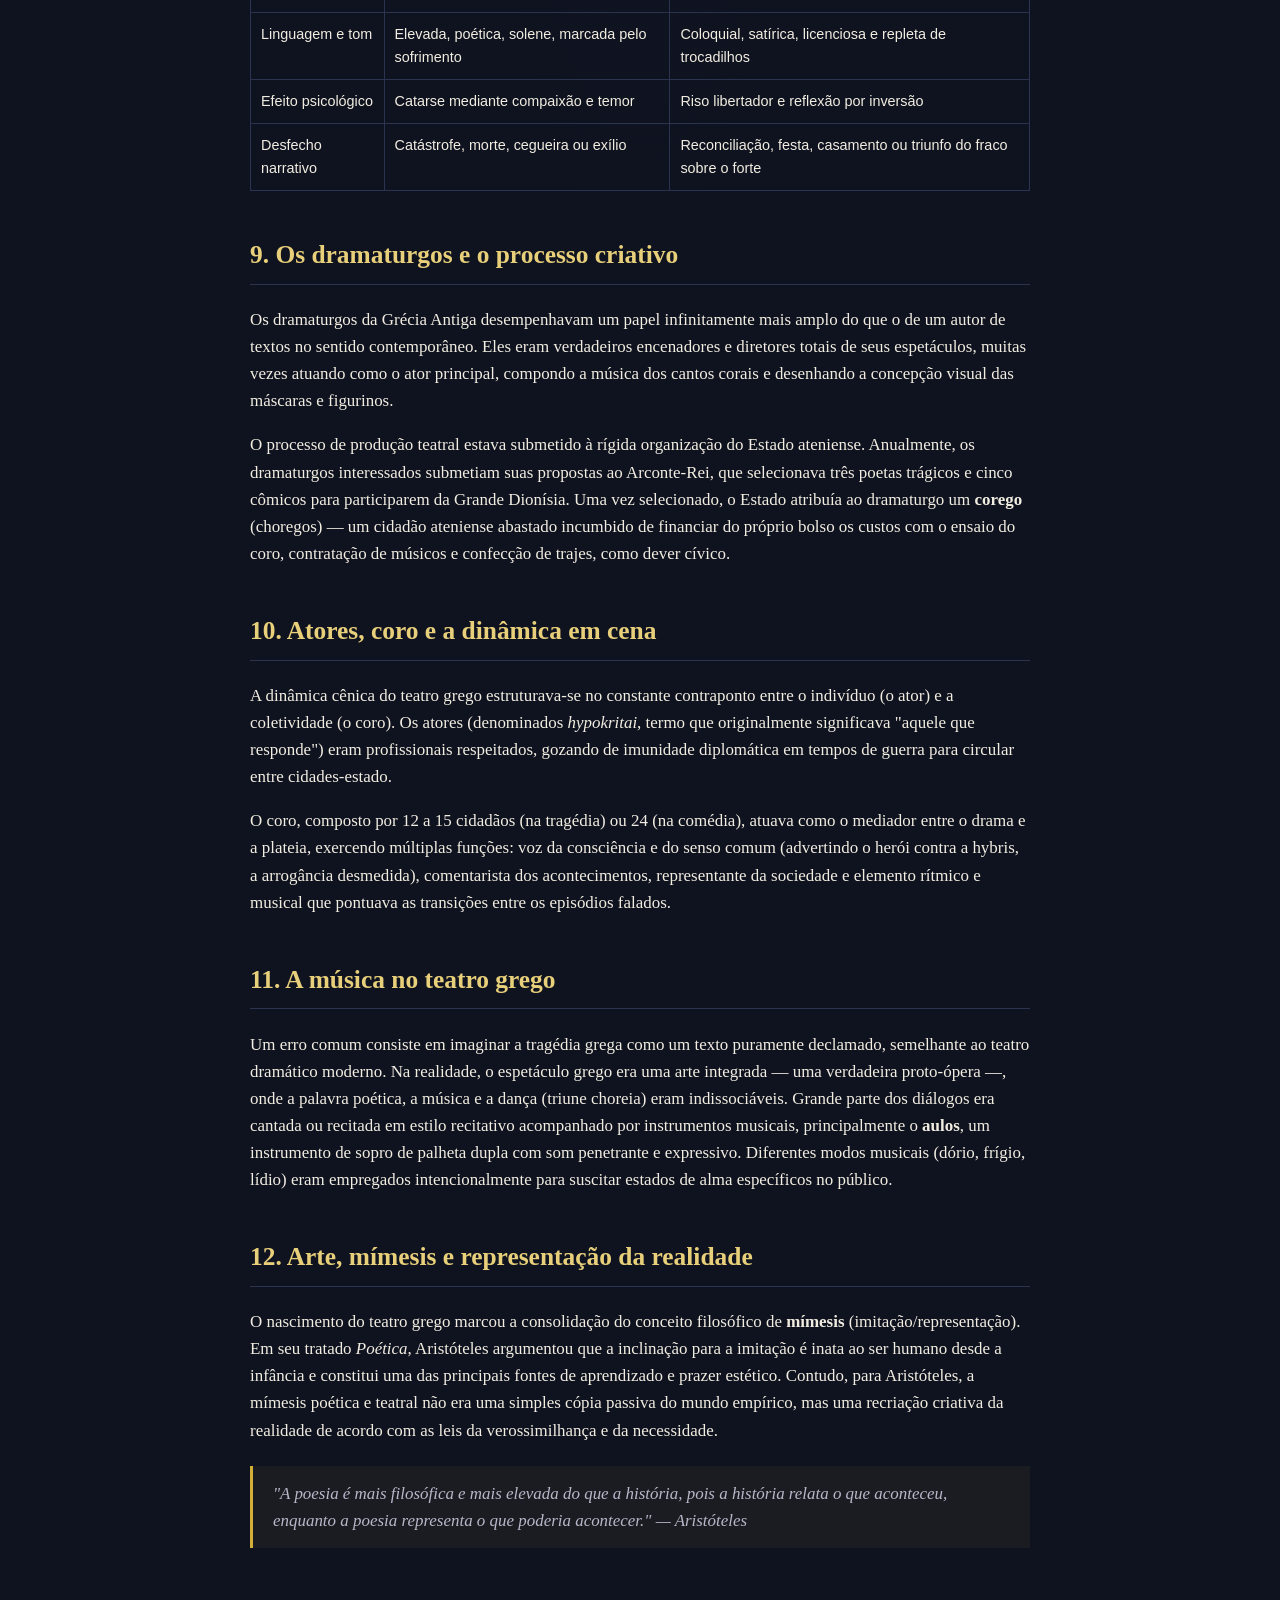
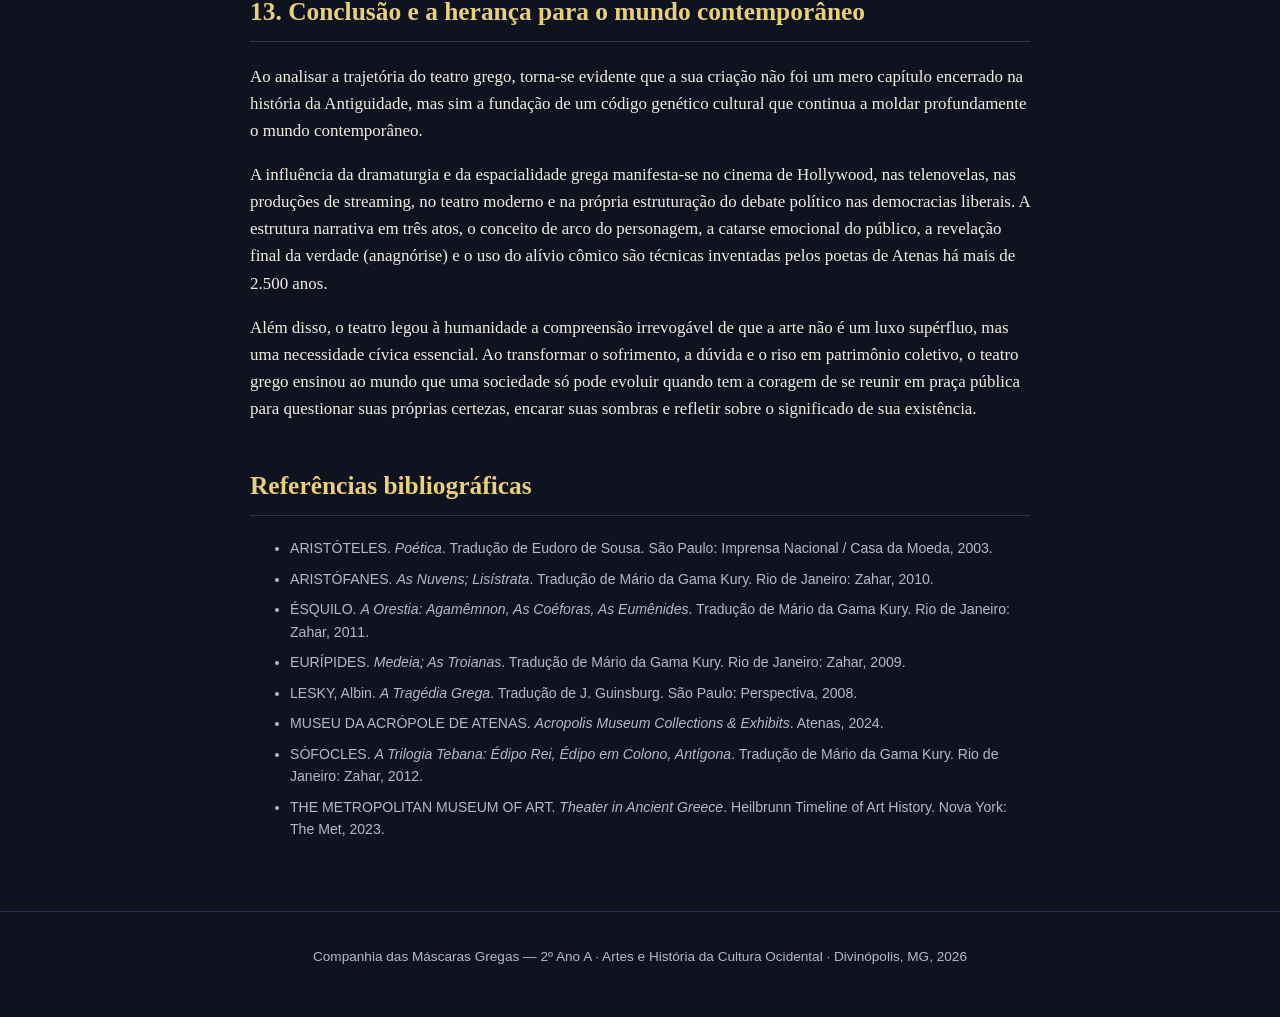
<file: teoria.html>
<!DOCTYPE html>
<html lang="pt-BR">
<head>
<meta charset="UTF-8" />
<meta name="viewport" content="width=device-width, initial-scale=1.0" />
<title>Trabalho Teórico — O Nascimento do Teatro Grego</title>
<meta name="description" content="Trabalho teórico completo sobre o nascimento do teatro grego e sua influência no mundo contemporâneo." />
<link rel="stylesheet" href="assets/css/style.css" />
</head>
<body>

<header class="site">
  <nav class="nav">
    <a class="brand" href="index.html">
      <svg class="mask-icon" viewBox="0 0 64 64" fill="none"><path d="M32 6C18 6 8 16 8 28c0 8 4 12 4 18 0 6 6 10 12 8 2-1 3-3 5-3s3 2 5 3c6 2 12-2 12-8 0-6 4-10 4-18C56 16 46 6 32 6Z" stroke="#d4af37" stroke-width="2"/><circle cx="24" cy="26" r="3" fill="#d4af37"/><circle cx="40" cy="26" r="3" fill="#d4af37"/><path d="M24 40c3 3 13 3 16 0" stroke="#d4af37" stroke-width="2" stroke-linecap="round"/></svg>
      Companhia das Máscaras Gregas
    </a>
    <div class="nav-links">
      <a href="index.html">Início</a>
      <a href="teoria.html" class="active">Trabalho Teórico</a>
      <a href="slides.html">Slides</a>
      <a href="index.html#midia">Vídeo &amp; Podcast</a>
      <a href="index.html#ia">Agente de IA</a>
    </div>
  </nav>
</header>

<section>
  <div class="wrap">
    <article class="paper">
      <p class="eyebrow" style="text-align:center;color:#d4af37;letter-spacing:2px;text-transform:uppercase;font-size:.75rem;">Trabalho acadêmico teórico</p>
      <h1 style="text-align:center;font-family:var(--serif);font-size:clamp(1.6rem,4vw,2.4rem);">O Nascimento do Teatro Grego e Como Isso Influencia o Mundo até Hoje</h1>
      <p class="authors">Ana Clara · Gabriel Morato · Isabela Porto · Maria Luiza da Silva<br>
      Companhia das Máscaras Gregas — 2º Ano A · Disciplina de Artes e História da Cultura Ocidental<br>
      Divinópolis, Minas Gerais, 2026</p>

      <h2>1. Introdução</h2>
      <p>O teatro grego constitui uma das mais importantes criações culturais da Antiguidade. Seu surgimento não aconteceu de maneira repentina nem pode ser atribuído simplesmente à invenção de uma única pessoa. O teatro foi resultado de um processo histórico complexo e multifacetado no qual religião, poesia, música, dança, festas públicas, mitologia e vida política foram gradualmente combinados em uma nova forma de expressão visual, auditiva e filosófica.</p>
      <p>O desenvolvimento do teatro ocorreu principalmente em Atenas durante o século VI a.C., em um período de profundas transformações políticas, sociais e culturais. As apresentações estavam diretamente relacionadas às celebrações públicas em homenagem a Dionísio, divindade associada ao vinho, à fertilidade, à celebração, ao êxtase e à transformação. Entre essas festividades, destacava-se a Grande Dionísia, uma importante celebração ateniense que incluía procissões religiosas, sacrifícios, apresentações corais e competições dramáticas. O Teatro de Dionísio, localizado estrategicamente na encosta sul da Acrópole, tornou-se o coração pulsante de toda essa atividade artística e cívica.</p>
      <p>Entretanto, afirmar simplesmente que "o teatro nasceu da religião" seria reducionista e insuficiente para abarcar a totalidade de sua complexidade. As origens exatas da tragédia continuam sendo objeto de intensas discussões entre historiadores e teóricos da arte. Existem hipóteses historiográficas sólidas que relacionam seu desenvolvimento aos cultos de Dionísio, aos cantos corais conhecidos como ditirambos, às performances públicas de poesia épica e a outras formas de representação ritualísticas existentes antes da consolidação do teatro como instituição autônoma. Portanto, é mais preciso afirmar que o teatro grego se desenvolveu a partir da transformação de práticas religiosas, musicais e poéticas em uma forma dramática organizada.</p>
      <blockquote>Síntese teórica: o teatro grego não emergiu como simples entretenimento descompromissado, mas sim como o resultado da convergência entre a ritualística comunitária e a necessidade de institucionalizar um espaço cívico para o debate dos dilemas éticos, políticos e existenciais da polis.</blockquote>
      <p>O teatro também modificou radicalmente a própria maneira como os seres humanos contavam histórias. Antes do advento das representações cênicas, mitos e acontecimentos históricos eram transmitidos predominantemente por meio de poemas recitados, cantos e narrativas orais passadas entre gerações. No teatro, entretanto, a história deixava de ser apenas contada por um narrador e passava a ser vivenciada diante do público. Os personagens apareciam fisicamente no espaço, conversavam, tomavam decisões cruciais, enfrentavam consequências devastadoras e entravam em conflito direto uns com os outros.</p>
      <p>Essa transformação estrutural foi fundamental para o pensamento ocidental. Uma história sobre um rei que comete um erro trágico deixava de ser uma simples narrativa dinástica e tornava-se uma profunda reflexão sobre os limites e abusos do poder político. Uma história sobre uma família dilacerada podia discutir abertamente questões universais de justiça moral versus leis dos homens. Uma história sobre uma mulher enfrentando uma autoridade estabelecida questionava diretamente as complexas relações entre a liberdade individual e as imposições do Estado.</p>
      <p>Por essa razão, o teatro grego não deve ser interpretado como mero passatempo. Ele funcionava como um poderoso veículo de comunicação pública e educação cívica. O diálogo dinâmico entre atores e coro exercia uma função didática central, aproximando os conflitos tragédicos das discussões públicas que ocorriam na Assembleia e na Ágora ateniense. O teatro oferecia uma oportunidade democrática e coletiva rara: milhares de cidadãos de diferentes camadas podiam se reunir no mesmo recinto para observar, analisar e sentir conjuntamente os mesmos dilemas humanos.</p>

      <h2>2. A religião e as origens do drama</h2>
      <p>A religião estava profundamente integrada à vida cotidiana dos gregos antigos. Na Antiguidade Clássica, não existia uma separação estanque entre religião, política, festividades, arte e vida cívica, tal como muitas sociedades seculares modernas estabelecem atualmente. O sagrado permeava cada dimensão da experiência humana, e o teatro emergiu diretamente no epicentro dessa cosmovisão.</p>
      <p>Dionísio era uma divindade singular no panteão grego, fortemente associada à alteridade, ao êxtase, ao vinho, à música, à dança e aos estados liminares de transformação da consciência. Suas festividades possuíam um caráter profundamente comunitário, marcado por procissões pomposas, cantos rituais, sacrifícios e manifestações coletivas de fervor. A associação histórica entre essas celebrações rituais e o desenvolvimento progressivo do drama fez com que Dionísio se tornasse a divindade patrona por excelência da arte teatral.</p>
      <p>Em Atenas, a festividade mais expressiva era a Grande Dionísia (ou Dionísias Urbanas), realizada anualmente durante a primavera. A celebração possuía um caráter religioso indiscutível, contudo representava simultaneamente um acontecimento cívico de magnitude política incomparável. Durante o festival, ocorriam procissões solenes, cerimônias de prestação de contas do Estado, homenagens a heróis e, fundamentalmente, competições artísticas acirradas entre poetas tragédicos e cômicos.</p>
      <blockquote>"O Teatro de Dionísio estava localizado estrategicamente no santuário dedicado ao deus, junto à encosta da Acrópole. Essa proximidade espacial refletia a aliança indissociável entre o ato de cultuar o divino e o ato de encenar o drama humano diante da polis congregada."</blockquote>
      <p>Essa matriz religiosa explica com clareza a presença de vários elementos estruturais que se perpetuaram na linguagem teatral: a presença imprescindível do coro, a alternância entre cantos e diálogos, o acompanhamento instrumental e o uso de máscaras ritualísticas derivam diretamente de práticas performáticas ancestrais anteriores ao surgimento do drama pleno.</p>
      <p>O coro desempenhou um papel embrionário nesse desenvolvimento. Antes de surgir a figura do ator individualizado como protagonista da narrativa, existiam formações corais rituais que entoavam o ditirambo — um canto lírico em louvor a Dionísio acompanhado por danças. O salto qualitativo para o drama ocorreu quando um indivíduo se destacou do grupo coral para dialogar com ele, criando a alternância entre o relator e o coletivo.</p>
      <p>A tradição historiográfica atribui a Téspis uma importância seminal nesse processo de emancipação artística. Ele é tradicionalmente reconhecido como o primeiro poeta e intérprete a se projetar para fora do grupo coral, assumindo a representação de uma personagem individualizada através do uso de máscaras e figurinos específicos. O nome de Téspis deu origem ao adjetivo "tespiano", utilizado até hoje na língua inglesa e em diversos idiomas para designar a arte e os profissionais do teatro.</p>
      <p>A religião, em suma, não deve ser compreendida apenas como um tema recorrente nas peças gregas, mas sim como a matriz existencial e o contexto institucional no qual a própria representação dramática ganhou vida. Com o passar das décadas, contudo, o teatro adquiriu autonomia estética. Embora continuasse recorrendo a figuras mitológicas e deuses em suas tramas, os dramaturgos passaram a utilizar o palco para dissecar a condição humana, as contradições sociais e as incertezas morais do indivíduo inserido na polis.</p>

      <h2>3. Divisão do teatro grego: gêneros dramáticos</h2>
      <p>O teatro na Grécia Antiga organizou-se em torno de três gêneros cênicos fundamentais: a tragédia, a comédia e o drama satírico. Embora o drama satírico desempenhasse um papel ritual importante como fecho leve e burlesco após as trilogias trágicas nas competições dionisíacas, foram a tragédia e a comédia que se consolidaram como os pilares estéticos supremos, moldando a história da literatura dramatúrgica ocidental.</p>
      <p>A tragédia dedicava-se ao exame meticuloso de conflitos morais e existenciais de extrema gravidade. Seus personagens centrais não eram indivíduos comuns da população urbana, mas sim figuras de status heroico, mitológico ou aristocrático: reis, rainhas, semideuses, generais e membros de dinastias lendárias (como as casas reais de Tebas e Micenas). O recurso ao mito, contudo, não visava à simples erudição ou repetição nostálgica do passado, mas servia como um laboratório sociológico e moral.</p>
      <p>Ao reinterpretar os mitos conhecidos por todo o público, o dramaturgo trágico podia alterar nuances, enfatizar determinados dilemas morais e questionar verdades estabelecidas. Uma narrativa mitológica tradicional sobre vingança familiar transformava-se, sob a pena dos mestres gregos, em um debate filosófico refinado sobre a transição do direito tribal de sangue para a justiça institucionalizada do tribunal de júri.</p>
      <p>Por outro lado, a comédia utilizava o riso, a sátira, a paródia e o absurdo como instrumentos cirúrgicos de representação e crítica política. Na Atenas do século V a.C., a chamada Comédia Antiga — cujo expoente máximo foi Aristófanes — gozava de uma liberdade de expressão impressionante. Suas obras ridicularizavam abertamente os políticos mais proeminentes da época, intelectuais e filósofos destacados (como Sócrates, em As Nuvens), generais militares, instituições democráticas e até aspectos sagrados da religião e dos deuses.</p>
      <blockquote>A função cívica do riso: a Comédia Antiga demonstrava a maturidade cívica da democracia ateniense. O fato de a sociedade permitir e subsidiar apresentações públicas nas quais seus próprios líderes políticos e costumes morais eram ridicularizados em praça aberta atesta o teatro como espaço de contrapoder e autoironia cívica.</blockquote>
      <p>O terceiro gênero, o drama satírico, situava-se em um terreno intermediário. Utilizava personagens da mitologia trágica inseridos em ambientes rústicos e acompanhados por um coro de sátiros — criaturas mitológicas metade homens, metade bodes, associadas aos impulsos primordiais de Dionísio. Com as transformações históricas e a perda da autonomia política ateniense na segunda metade do século IV a.C., surgiu a Comédia Nova, representada de forma proeminente por Menandro, que abandonou o ataque político direto e voltou sua atenção para a esfera privada: dilemas familiares, intrigas amorosas e estereótipos sociais.</p>

      <h2>4. Arquitetura e espaço teatral</h2>
      <p>Os edifícios teatrais da Grécia Antiga representam extraordinárias realizações de engenharia, acústica e integração paisagística. Construídos invariavelmente ao ar livre, aproveitando as declividades naturais de colinas e montanhas, esses espaços foram concebidos para abrigar multidões impressionantes — frequentemente entre 10.000 e 17.000 espectadores — garantindo visibilidade e inteligibilidade auditiva perfeita para todos.</p>
      <p>A arquitetura do teatro grego clássico articulava-se em torno de quatro componentes espaciais fundamentais:</p>
      <ul>
        <li><strong>Theatron</strong>: a área reservada à plateia, disposta em patamares semicirculares escalonados encostados na colina. A palavra deriva do verbo <em>theasthai</em> ("contemplar", "ver"), significando literalmente "lugar de onde se vê".</li>
        <li><strong>Orchestra</strong>: a grande área circular situada na base do auditório, destinada às evoluções, cantos e danças do coro. No centro erguia-se frequentemente um altar dedicado a Dionísio, o <em>thymele</em>. A palavra significa "lugar de dança".</li>
        <li><strong>Skēnē</strong>: construção retangular situada atrás da orchestra. Inicialmente uma simples tenda de madeira para troca de figurinos e máscaras, transformou-se gradualmente em uma estrutura monumental com portas que serviam como cenário fixo.</li>
        <li><strong>Parodoi</strong>: corredores e acessos monumentais situados nas laterais, entre a plateia e a skēnē, pelos quais o coro e os espectadores entravam e saíam do recinto.</li>
      </ul>
      <p>A ausência de luz elétrica, microfones ou amplificação artificial exigia dos arquitetos gregos um domínio formidável da acústica natural. A disposição parabólica das arquibancadas, associada ao uso de pedras porosas, filtrava ruídos de baixa frequência e propagava com impressionante clareza as vozes dos atores até as últimas fileiras superiores.</p>
      <p>Além disso, o teatro grego valia-se de recursos cenográficos mecânicos notáveis: a <strong>mechanē</strong>, um guindaste de madeira usado para içar atores que interpretavam deuses ou seres alados, fazendo-os flutuar sobre a cena — recurso que deu origem à célebre expressão latina <em>deus ex machina</em> ("deus vindo da máquina"); e a <strong>ekkyklēma</strong>, uma plataforma móvel sobre rodas projetada para fora das portas da skēnē para exibir as consequências de atos violentos ocorridos no interior do palácio, já que a tradição teatral grega proibia a encenação direta de homicídios diante do público.</p>

      <h2>5. As máscaras e sua relevância simbólica</h2>
      <p>A máscara (<em>prosopon</em>, em grego) permanece como o símbolo iconográfico mais duradouro e universal da arte dramática. Sua utilização no teatro antigo transcendia a mera função estética, desempenhando papéis operacionais, rituais e ontológicos cruciais dentro da cena.</p>
      <p>Sob a perspectiva prática, como o número de atores profissionais com papéis falados era estritamente limitado pelo regulamento das competições (geralmente três atores principais), o mesmo intérprete necessitava assumir múltiplos papéis ao longo de uma mesma representação. A máscara permitia a transição instantânea e inequívoca de personagem: ao trocar de máscara e túnica no interior da skēnē, o ator retornava ao palco transformado em uma idosa, em um rei ancião ou em uma divindade.</p>
      <p>Adicionalmente, como todo o elenco do teatro grego era composto exclusivamente por homens, a máscara era o recurso essencial para viabilizar a interpretação das profundas e complexas figuras femininas da dramaturgia, como Antígona, Medeia, Clitemnestra e Fedra.</p>
      <blockquote>A desconstrução do mito acústico: uma crença bastante difundida afirma que a boca das máscaras funcionava como um alto-falante amplificador. Contudo, pesquisas acústicas e arqueológicas contemporâneas contestam essa tese, ressaltando que o material leve das máscaras (tecido engomado, couro, madeira e gesso) não possuía densidade estrutural para amplificar a voz. Sua função primária era estritamente visual, simbólica e tipológica.</blockquote>
      <p>Expressivamente, o uso da máscara deslocava o eixo da atuação humana. Com o rosto coberto, o ator não podia recorrer a microexpressões faciais. A carga dramática e a inteligibilidade do texto transferiam-se integralmente para a projeção vocal, a postura corporal, o gesto amplo, a cadência rítmica e o movimento no espaço.</p>
      <p>Simbolicamente, o ato de mascarar-se encerra a própria essência da arte da representação. Ao cobrir sua face individual, o intérprete desfaz-se temporariamente de sua identidade pessoal e cívica para transformar-se no receptáculo de uma entidade poética. As duas clássicas máscaras que simbolizam o teatro até os dias atuais — uma sorridente e outra soturna — condensam a dupla polaridade da existência humana explorada pelos gregos: a comicidade do absurdo e a tragédia da finitude.</p>

      <h2>6. A tragédia grega e seus grandes autores</h2>
      <p>A tragédia grega atingiu seu ápice estético e filosófico no século V a.C. em Atenas. A produção trágica desse período é dominada pelas figuras imortais de três grandes dramaturgos cujas obras preservadas continuam a ser encenadas e estudadas em todo o mundo: Ésquilo, Sófocles e Eurípides.</p>
      <h3>6.1 Ésquilo: o pai da tragédia</h3>
      <p>Ésquilo (c. 525–456 a.C.) é amplamente considerado o verdadeiro criador da estrutura trágica monumental. Sua principal inovação técnica foi a introdução do segundo ator (o deuteragonista), o que permitiu reduzir a supremacia absoluta do coro e inaugurar o conflito dramático direto entre dois indivíduos no palco. Sua obra-prima é a trilogia <em>Oresteia</em> (composta pelas peças <em>Agamêmnon</em>, <em>As Coéforas</em> e <em>As Eumênides</em>), a única trilogia completa que sobreviveu da Antiguidade. A trama acompanha a sangrenta maldição da Casa de Átreu, mostrando o assassinato de Agamêmnon por sua esposa Clitemnestra e a subsequente vingança de seu filho Orestes. O ápice da obra ocorre com a criação do tribunal do Areópago pela deusa Atena para julgar Orestes, simbolizando historicamente a superação da vingança de sangue privada pela justiça institucional do Estado de Direito.</p>
      <h3>6.2 Sófocles: o equilíbrio clássico e a ironia trágica</h3>
      <p>Sófocles (c. 496–406 a.C.) elevou a tragédia ao seu nível máximo de perfeição formal e complexidade psicológica. Introduziu o terceiro ator (o tritagonista), aumentou o número de integrantes do coro de doze para quinze e fixou a cenografia pintada na fachada da skēnē. Sua peça <em>Édipo Rei</em> foi classificada por Aristóteles como o modelo supremo da estrutura trágica: a tragédia explora a jornada devastadora do rei Édipo para descobrir a causa da peste que assola Tebas, culminando na terrível revelação de que ele próprio, sem saber, havia assassinado seu pai e se casado com sua mãe. A obra imortalizou a ideia de <em>hamartia</em> (o erro trágico ou falha do herói) e a ironia trágica. Em <em>Antígona</em>, Sófocles abordou o choque irreconciliável entre duas leis absolutas: o dever moral-religioso da jovem Antígona de sepultar seu irmão e o decreto estatal de Creonte que o proibia.</p>
      <h3>6.3 Eurípides: o modernismo e o realismo psicológico</h3>
      <p>Eurípides (c. 480–406 a.C.) foi o mais arrojado e controverso dos três dramaturgos. Antecipou em milênios o realismo psicológico e a crítica social ao apresentar heróis desprovidos de idealização, tomados por paixões avassaladoras, contradições internas e fraquezas morais. Em <em>Medeia</em>, Eurípides constrói uma das figuras mais aterrorizantes e fascinantes da literatura mundial: traída e abandonada por Jasão em terra estrangeira, Medeia articula uma vingança estarrecedora, expondo a opressão da mulher na sociedade patriarcal, a xenofobia e a devastação causada pelas emoções desmedidas. Eurípides também se destacou pela atitude crítica diante dos deuses tradicionais e pela empatia demonstrada aos marginalizados, como em <em>As Troianas</em>.</p>
      <h3>6.4 Aristóteles e a teoria do drama</h3>
      <p>No século IV a.C., Aristóteles sistematizou em sua obra <em>Poética</em> a primeira análise teórica profunda do teatro. Para o filósofo, o objetivo fundamental da tragédia era produzir a catarse (<em>katharsis</em>) — a purificação ou clarificação emocional do público através da vivência empática das paixões de piedade e terror (<em>eleos</em> e <em>phobos</em>). Aristóteles definiu também conceitos essenciais da dramaturgia, como a peripécia (a reviravolta súbita da sorte) e a anagnórise (o momento do reconhecimento ou revelação da verdade pela personagem trágica).</p>

      <h2>7. A comédia e a crítica social</h2>
      <p>A comédia grega constituiu o antídoto e o complemento perfeito da tragédia. Longe de ser um mero entretenimento superficial, o gênero cômico desempenhou uma função político-social de primeira grandeza na democracia ateniense.</p>
      <p>Dividida historicamente em três fases — Comédia Antiga, Comédia Média e Comédia Nova —, foi na Comédia Antiga de Aristófanes (c. 446–386 a.C.) que o gênero atingiu seu vigor mais contundente. Suas peças eram marcadas pela fantasia desenfreada, pelo humor chulo e refinado simultaneamente, e por um engajamento político destemido. Aristófanes utilizava o palco como uma tribuna cívica. Em <em>Lisístrata</em>, escrita durante os momentos mais sombrios da Guerra do Peloponeso, as mulheres de Atenas e Esparta decidem realizar uma greve de sexo até que os homens concordem em selar a paz, denunciando o horror insensato da guerra.</p>
      <p>Um elemento exclusivo da Comédia Antiga era a <strong>parábase</strong>: um momento do espetáculo em que os atores saíam do palco e o coro avançava em direção à plateia, retirando as máscaras e dirigindo-se diretamente ao público para discursar em nome do autor sobre problemas políticos, sociais ou culturais da cidade.</p>
      <p>Com a perda da autonomia política ateniense sob o domínio macedônio, a liberdade de crítica política foi drasticamente cerceada. A Comédia Nova, liderada por Menandro (c. 342–291 a.C.), abandonou a paródia política direta e inaugurou a comédia de costumes e de caracteres familiares, influenciando diretamente o teatro romano de Plauto e Terêncio e, posteriormente, a Commedia dell'Arte, Molière e as telesséries modernas.</p>

      <h2>8. Tragédia vs. comédia: uma comparação estética</h2>
      <p>A diferenciação entre tragédia e comédia vai muito além da oposição simplista entre choro e riso. Trata-se de duas filosofias estéticas distintas sobre como o ser humano lida com as limitações da vida e os dilemas da sociedade.</p>
      <table>
        <thead><tr><th>Elemento</th><th>Tragédia grega</th><th>Comédia grega</th></tr></thead>
        <tbody>
          <tr><td>Personagens</td><td>Reis, heróis, deuses e figuras nobres da mitologia</td><td>Cidadãos comuns, escravos, políticos e figuras ridicularizadas</td></tr>
          <tr><td>Temática central</td><td>Destino (Moira), justiça divina e ruína inevitável</td><td>Crítica social, paródia política, costumes e cotidiano</td></tr>
          <tr><td>Linguagem e tom</td><td>Elevada, poética, solene, marcada pelo sofrimento</td><td>Coloquial, satírica, licenciosa e repleta de trocadilhos</td></tr>
          <tr><td>Efeito psicológico</td><td>Catarse mediante compaixão e temor</td><td>Riso libertador e reflexão por inversão</td></tr>
          <tr><td>Desfecho narrativo</td><td>Catástrofe, morte, cegueira ou exílio</td><td>Reconciliação, festa, casamento ou triunfo do fraco sobre o forte</td></tr>
        </tbody>
      </table>

      <h2>9. Os dramaturgos e o processo criativo</h2>
      <p>Os dramaturgos da Grécia Antiga desempenhavam um papel infinitamente mais amplo do que o de um autor de textos no sentido contemporâneo. Eles eram verdadeiros encenadores e diretores totais de seus espetáculos, muitas vezes atuando como o ator principal, compondo a música dos cantos corais e desenhando a concepção visual das máscaras e figurinos.</p>
      <p>O processo de produção teatral estava submetido à rígida organização do Estado ateniense. Anualmente, os dramaturgos interessados submetiam suas propostas ao Arconte-Rei, que selecionava três poetas trágicos e cinco cômicos para participarem da Grande Dionísia. Uma vez selecionado, o Estado atribuía ao dramaturgo um <strong>corego</strong> (choregos) — um cidadão ateniense abastado incumbido de financiar do próprio bolso os custos com o ensaio do coro, contratação de músicos e confecção de trajes, como dever cívico.</p>

      <h2>10. Atores, coro e a dinâmica em cena</h2>
      <p>A dinâmica cênica do teatro grego estruturava-se no constante contraponto entre o indivíduo (o ator) e a coletividade (o coro). Os atores (denominados <em>hypokritai</em>, termo que originalmente significava "aquele que responde") eram profissionais respeitados, gozando de imunidade diplomática em tempos de guerra para circular entre cidades-estado.</p>
      <p>O coro, composto por 12 a 15 cidadãos (na tragédia) ou 24 (na comédia), atuava como o mediador entre o drama e a plateia, exercendo múltiplas funções: voz da consciência e do senso comum (advertindo o herói contra a hybris, a arrogância desmedida), comentarista dos acontecimentos, representante da sociedade e elemento rítmico e musical que pontuava as transições entre os episódios falados.</p>

      <h2>11. A música no teatro grego</h2>
      <p>Um erro comum consiste em imaginar a tragédia grega como um texto puramente declamado, semelhante ao teatro dramático moderno. Na realidade, o espetáculo grego era uma arte integrada — uma verdadeira proto-ópera —, onde a palavra poética, a música e a dança (triune choreia) eram indissociáveis. Grande parte dos diálogos era cantada ou recitada em estilo recitativo acompanhado por instrumentos musicais, principalmente o <strong>aulos</strong>, um instrumento de sopro de palheta dupla com som penetrante e expressivo. Diferentes modos musicais (dório, frígio, lídio) eram empregados intencionalmente para suscitar estados de alma específicos no público.</p>

      <h2>12. Arte, mímesis e representação da realidade</h2>
      <p>O nascimento do teatro grego marcou a consolidação do conceito filosófico de <strong>mímesis</strong> (imitação/representação). Em seu tratado <em>Poética</em>, Aristóteles argumentou que a inclinação para a imitação é inata ao ser humano desde a infância e constitui uma das principais fontes de aprendizado e prazer estético. Contudo, para Aristóteles, a mímesis poética e teatral não era uma simples cópia passiva do mundo empírico, mas uma recriação criativa da realidade de acordo com as leis da verossimilhança e da necessidade.</p>
      <blockquote>"A poesia é mais filosófica e mais elevada do que a história, pois a história relata o que aconteceu, enquanto a poesia representa o que poderia acontecer." — Aristóteles</blockquote>

      <h2>13. Conclusão e a herança para o mundo contemporâneo</h2>
      <p>Ao analisar a trajetória do teatro grego, torna-se evidente que a sua criação não foi um mero capítulo encerrado na história da Antiguidade, mas sim a fundação de um código genético cultural que continua a moldar profundamente o mundo contemporâneo.</p>
      <p>A influência da dramaturgia e da espacialidade grega manifesta-se no cinema de Hollywood, nas telenovelas, nas produções de streaming, no teatro moderno e na própria estruturação do debate político nas democracias liberais. A estrutura narrativa em três atos, o conceito de arco do personagem, a catarse emocional do público, a revelação final da verdade (anagnórise) e o uso do alívio cômico são técnicas inventadas pelos poetas de Atenas há mais de 2.500 anos.</p>
      <p>Além disso, o teatro legou à humanidade a compreensão irrevogável de que a arte não é um luxo supérfluo, mas uma necessidade cívica essencial. Ao transformar o sofrimento, a dúvida e o riso em patrimônio coletivo, o teatro grego ensinou ao mundo que uma sociedade só pode evoluir quando tem a coragem de se reunir em praça pública para questionar suas próprias certezas, encarar suas sombras e refletir sobre o significado de sua existência.</p>

      <h2>Referências bibliográficas</h2>
      <ul class="refs">
        <li>ARISTÓTELES. <em>Poética</em>. Tradução de Eudoro de Sousa. São Paulo: Imprensa Nacional / Casa da Moeda, 2003.</li>
        <li>ARISTÓFANES. <em>As Nuvens; Lisístrata</em>. Tradução de Mário da Gama Kury. Rio de Janeiro: Zahar, 2010.</li>
        <li>ÉSQUILO. <em>A Orestia: Agamêmnon, As Coéforas, As Eumênides</em>. Tradução de Mário da Gama Kury. Rio de Janeiro: Zahar, 2011.</li>
        <li>EURÍPIDES. <em>Medeia; As Troianas</em>. Tradução de Mário da Gama Kury. Rio de Janeiro: Zahar, 2009.</li>
        <li>LESKY, Albin. <em>A Tragédia Grega</em>. Tradução de J. Guinsburg. São Paulo: Perspectiva, 2008.</li>
        <li>MUSEU DA ACRÓPOLE DE ATENAS. <em>Acropolis Museum Collections &amp; Exhibits</em>. Atenas, 2024.</li>
        <li>SÓFOCLES. <em>A Trilogia Tebana: Édipo Rei, Édipo em Colono, Antígona</em>. Tradução de Mário da Gama Kury. Rio de Janeiro: Zahar, 2012.</li>
        <li>THE METROPOLITAN MUSEUM OF ART. <em>Theater in Ancient Greece</em>. Heilbrunn Timeline of Art History. Nova York: The Met, 2023.</li>
      </ul>
    </article>
  </div>
</section>

<footer class="site">
  <div class="wrap">
    Companhia das Máscaras Gregas — 2º Ano A · Artes e História da Cultura Ocidental · Divinópolis, MG, 2026
  </div>
</footer>

<script src="assets/js/ai-agent.js"></script>
</body>
</html>
</file>
<file: assets/css/style.css>
:root {
  --bg: #0f1320;
  --bg-alt: #171c2e;
  --card: #1c2238;
  --gold: #d4af37;
  --gold-soft: #e8cf7a;
  --ink: #f2ede1;
  --ink-dim: #b9b6c9;
  --line: #2c3350;
  --accent: #7a5cff;
  --tragedy: #b5342f;
  --comedy: #2f8f6f;
  --radius: 14px;
  --serif: "Georgia", "Iowan Old Style", "Times New Roman", serif;
  --sans: -apple-system, "Segoe UI", Roboto, Helvetica, Arial, sans-serif;
}

* { box-sizing: border-box; }

html { scroll-behavior: smooth; }

body {
  margin: 0;
  background: radial-gradient(ellipse at top, #1a2036 0%, var(--bg) 55%);
  color: var(--ink);
  font-family: var(--sans);
  line-height: 1.6;
}

img { max-width: 100%; display: block; }

a { color: var(--gold-soft); }

.wrap {
  max-width: 1080px;
  margin: 0 auto;
  padding: 0 20px;
}

/* Header / nav */
header.site {
  position: sticky;
  top: 0;
  z-index: 50;
  background: rgba(15, 19, 32, 0.88);
  backdrop-filter: blur(8px);
  border-bottom: 1px solid var(--line);
}

.nav {
  display: flex;
  align-items: center;
  justify-content: space-between;
  padding: 14px 20px;
  max-width: 1080px;
  margin: 0 auto;
  gap: 16px;
  flex-wrap: wrap;
}

.brand {
  display: flex;
  align-items: center;
  gap: 10px;
  font-family: var(--serif);
  font-size: 1.05rem;
  color: var(--ink);
  text-decoration: none;
  letter-spacing: 0.3px;
}

.brand .mask-icon { width: 28px; height: 28px; flex: none; }

.nav-links {
  display: flex;
  gap: 4px;
  flex-wrap: wrap;
}

.nav-links a {
  color: var(--ink-dim);
  text-decoration: none;
  font-size: 0.92rem;
  padding: 8px 12px;
  border-radius: 999px;
  transition: background 0.2s, color 0.2s;
}

.nav-links a:hover, .nav-links a.active {
  background: rgba(212, 175, 55, 0.14);
  color: var(--gold-soft);
}

/* Hero */
.hero {
  padding: 64px 0 40px;
  text-align: center;
  position: relative;
  overflow: hidden;
}

.hero .kicker {
  text-transform: uppercase;
  letter-spacing: 3px;
  font-size: 0.75rem;
  color: var(--gold);
  margin-bottom: 14px;
}

.hero h1 {
  font-family: var(--serif);
  font-size: clamp(2rem, 5vw, 3.4rem);
  margin: 0 0 18px;
  line-height: 1.15;
}

.hero h1 em { color: var(--gold-soft); font-style: normal; }

.hero p.lead {
  max-width: 680px;
  margin: 0 auto 28px;
  color: var(--ink-dim);
  font-size: 1.08rem;
}

.hero-actions {
  display: flex;
  gap: 12px;
  justify-content: center;
  flex-wrap: wrap;
}

.btn {
  display: inline-flex;
  align-items: center;
  gap: 8px;
  padding: 12px 22px;
  border-radius: 999px;
  text-decoration: none;
  font-weight: 600;
  font-size: 0.95rem;
  border: 1px solid transparent;
  cursor: pointer;
  transition: transform 0.15s ease, box-shadow 0.15s ease;
}

.btn:hover { transform: translateY(-1px); }

.btn.gold {
  background: linear-gradient(135deg, var(--gold-soft), var(--gold));
  color: #201703;
  box-shadow: 0 8px 20px rgba(212, 175, 55, 0.25);
}

.btn.ghost {
  background: transparent;
  border-color: var(--line);
  color: var(--ink);
}

.masks-row {
  display: flex;
  justify-content: center;
  gap: 28px;
  margin: 36px 0 8px;
}

.masks-row svg { width: 74px; height: 74px; opacity: 0.9; }

/* Sections */
section { padding: 56px 0; border-top: 1px solid var(--line); }
section:first-of-type { border-top: none; }

.section-head { max-width: 720px; margin: 0 auto 34px; text-align: center; }
.section-head .eyebrow {
  text-transform: uppercase;
  letter-spacing: 2.5px;
  font-size: 0.72rem;
  color: var(--gold);
}
.section-head h2 { font-family: var(--serif); font-size: clamp(1.5rem, 3.4vw, 2.2rem); margin: 8px 0 10px; }
.section-head p { color: var(--ink-dim); margin: 0; }

.grid {
  display: grid;
  grid-template-columns: repeat(auto-fit, minmax(220px, 1fr));
  gap: 18px;
}

.card {
  background: var(--card);
  border: 1px solid var(--line);
  border-radius: var(--radius);
  padding: 22px;
}

.card h3 { margin: 0 0 10px; font-family: var(--serif); font-size: 1.1rem; color: var(--gold-soft); }
.card p { margin: 0; color: var(--ink-dim); font-size: 0.95rem; }

/* Media block: video + podcast side by side */
.media-block {
  display: grid;
  grid-template-columns: 1.4fr 1fr;
  gap: 22px;
  align-items: start;
}
@media (max-width: 760px) { .media-block { grid-template-columns: 1fr; } }

.media-block video {
  width: 100%;
  border-radius: var(--radius);
  border: 1px solid var(--line);
  background: black;
}

.podcast-card {
  background: var(--card);
  border: 1px solid var(--line);
  border-radius: var(--radius);
  padding: 20px;
}
.podcast-card h3 { font-family: var(--serif); margin: 0 0 6px; color: var(--gold-soft); }
.podcast-card p { color: var(--ink-dim); font-size: 0.9rem; margin: 0 0 14px; }
.podcast-card audio { width: 100%; }

/* Theory page */
.paper {
  max-width: 780px;
  margin: 0 auto;
  font-family: var(--serif);
  font-size: 1.06rem;
}
.paper h2 {
  font-family: var(--serif);
  color: var(--gold-soft);
  margin-top: 44px;
  border-bottom: 1px solid var(--line);
  padding-bottom: 8px;
}
.paper h3 { color: var(--ink); margin-top: 28px; }
.paper blockquote {
  margin: 22px 0;
  padding: 14px 20px;
  border-left: 3px solid var(--gold);
  background: rgba(212,175,55,0.06);
  font-style: italic;
  color: var(--ink-dim);
}
.paper .authors { text-align: center; color: var(--ink-dim); font-family: var(--sans); margin-bottom: 40px; }
.paper table { width: 100%; border-collapse: collapse; margin: 20px 0; font-family: var(--sans); font-size: 0.9rem; }
.paper th, .paper td { border: 1px solid var(--line); padding: 10px; text-align: left; vertical-align: top; }
.paper th { background: var(--bg-alt); color: var(--gold-soft); }
.paper .refs { font-family: var(--sans); font-size: 0.88rem; color: var(--ink-dim); }
.paper .refs li { margin-bottom: 8px; }

/* Slides page */
.slides-deck { display: flex; flex-direction: column; gap: 18px; }
.slide {
  background: var(--card);
  border: 1px solid var(--line);
  border-radius: var(--radius);
  padding: 26px 28px;
  position: relative;
}
.slide .num {
  position: absolute; top: 18px; right: 22px;
  font-family: var(--serif); color: var(--line); font-size: 1.6rem;
}
.slide .presenter {
  font-size: 0.72rem; text-transform: uppercase; letter-spacing: 1.5px; color: var(--gold);
  margin-bottom: 8px;
}
.slide h3 { font-family: var(--serif); font-size: 1.35rem; margin: 0 0 12px; color: var(--ink); }
.slide ul { margin: 0; padding-left: 20px; color: var(--ink-dim); }
.slide p.quote { font-style: italic; color: var(--gold-soft); margin: 12px 0 0; }
.slide .stats { display: flex; gap: 22px; flex-wrap: wrap; margin-top: 10px; }
.slide .stats div { text-align: center; }
.slide .stats strong { display: block; font-size: 1.3rem; color: var(--gold-soft); font-family: var(--serif); }
.slide .stats span { font-size: 0.78rem; color: var(--ink-dim); }

/* Footer */
footer.site {
  border-top: 1px solid var(--line);
  padding: 34px 0 50px;
  text-align: center;
  color: var(--ink-dim);
  font-size: 0.85rem;
}

/* AI Chat Widget */
#ai-toggle {
  position: fixed;
  bottom: 22px;
  right: 22px;
  z-index: 100;
  width: 60px;
  height: 60px;
  border-radius: 50%;
  border: none;
  background: linear-gradient(135deg, var(--gold-soft), var(--gold));
  color: #201703;
  font-size: 1.5rem;
  cursor: pointer;
  box-shadow: 0 10px 26px rgba(212,175,55,0.35);
  display: flex;
  align-items: center;
  justify-content: center;
}

#ai-panel {
  position: fixed;
  bottom: 94px;
  right: 22px;
  z-index: 100;
  width: min(380px, calc(100vw - 32px));
  max-height: min(560px, calc(100vh - 140px));
  background: var(--bg-alt);
  border: 1px solid var(--line);
  border-radius: 16px;
  box-shadow: 0 20px 60px rgba(0,0,0,0.5);
  display: flex;
  flex-direction: column;
  overflow: hidden;
}
#ai-panel[hidden] { display: none; }

.ai-head {
  padding: 14px 16px;
  border-bottom: 1px solid var(--line);
  display: flex;
  align-items: center;
  gap: 10px;
  background: var(--card);
}
.ai-head .dot { width: 9px; height: 9px; border-radius: 50%; background: #37d17c; box-shadow: 0 0 6px #37d17c; }
.ai-head strong { font-family: var(--serif); font-size: 0.98rem; }
.ai-head span.sub { display: block; font-size: 0.72rem; color: var(--ink-dim); }
.ai-head button.close {
  margin-left: auto; background: none; border: none; color: var(--ink-dim); font-size: 1.1rem; cursor: pointer;
}

.ai-messages {
  flex: 1;
  overflow-y: auto;
  padding: 14px 16px;
  display: flex;
  flex-direction: column;
  gap: 12px;
  font-size: 0.9rem;
}

.msg { max-width: 92%; padding: 10px 13px; border-radius: 12px; line-height: 1.5; }
.msg.bot { background: var(--card); border: 1px solid var(--line); align-self: flex-start; border-bottom-left-radius: 3px; }
.msg.user { background: rgba(212,175,55,0.16); color: var(--ink); align-self: flex-end; border-bottom-right-radius: 3px; }
.msg .src { display: block; margin-top: 8px; font-size: 0.72rem; color: var(--gold-soft); }

.ai-suggestions { display: flex; flex-wrap: wrap; gap: 6px; padding: 0 16px 10px; }
.chip {
  font-size: 0.75rem;
  padding: 6px 10px;
  border-radius: 999px;
  border: 1px solid var(--line);
  background: transparent;
  color: var(--ink-dim);
  cursor: pointer;
}
.chip:hover { border-color: var(--gold); color: var(--gold-soft); }

.ai-input {
  display: flex;
  gap: 8px;
  padding: 12px;
  border-top: 1px solid var(--line);
  background: var(--card);
}
.ai-input input {
  flex: 1;
  background: var(--bg);
  border: 1px solid var(--line);
  border-radius: 10px;
  padding: 10px 12px;
  color: var(--ink);
  font-size: 0.9rem;
}
.ai-input input:focus { outline: 1px solid var(--gold); }
.ai-input button {
  background: var(--gold);
  border: none;
  border-radius: 10px;
  padding: 0 16px;
  font-weight: 700;
  cursor: pointer;
  color: #201703;
}
</file>
